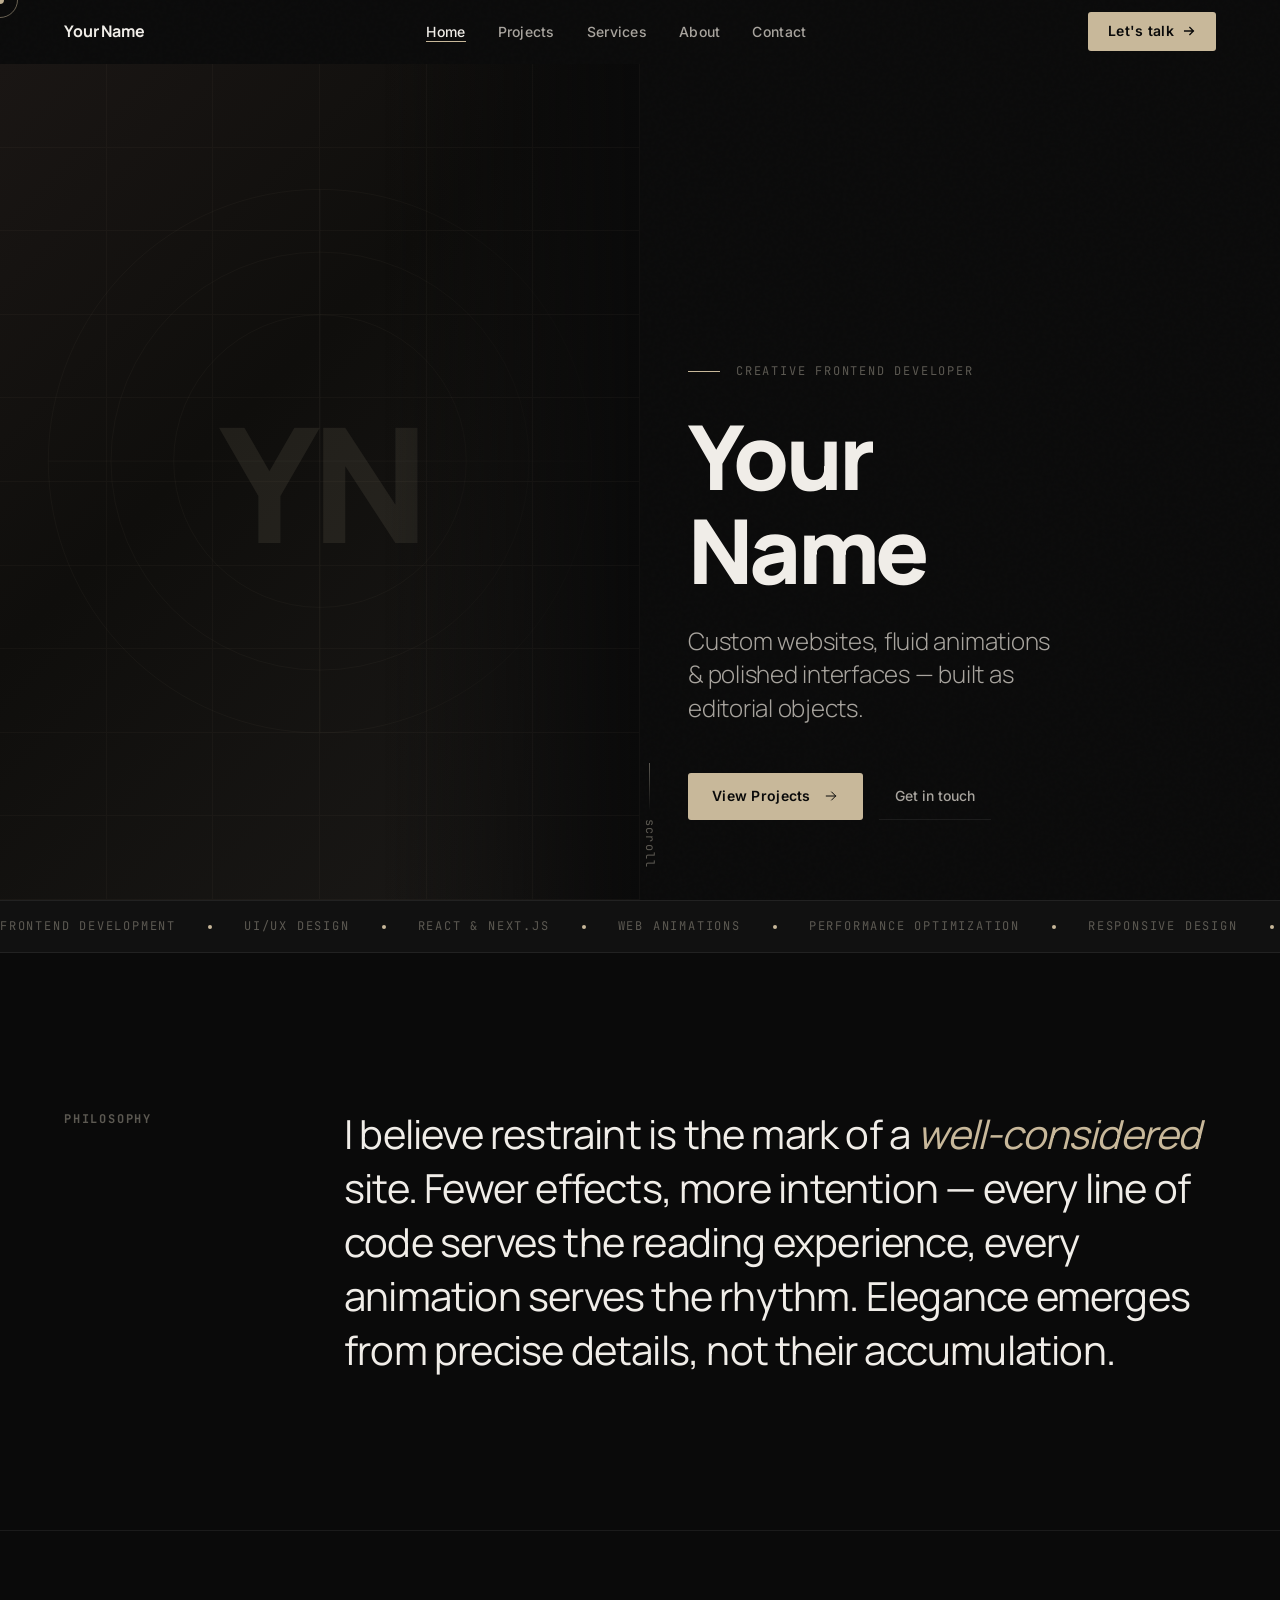
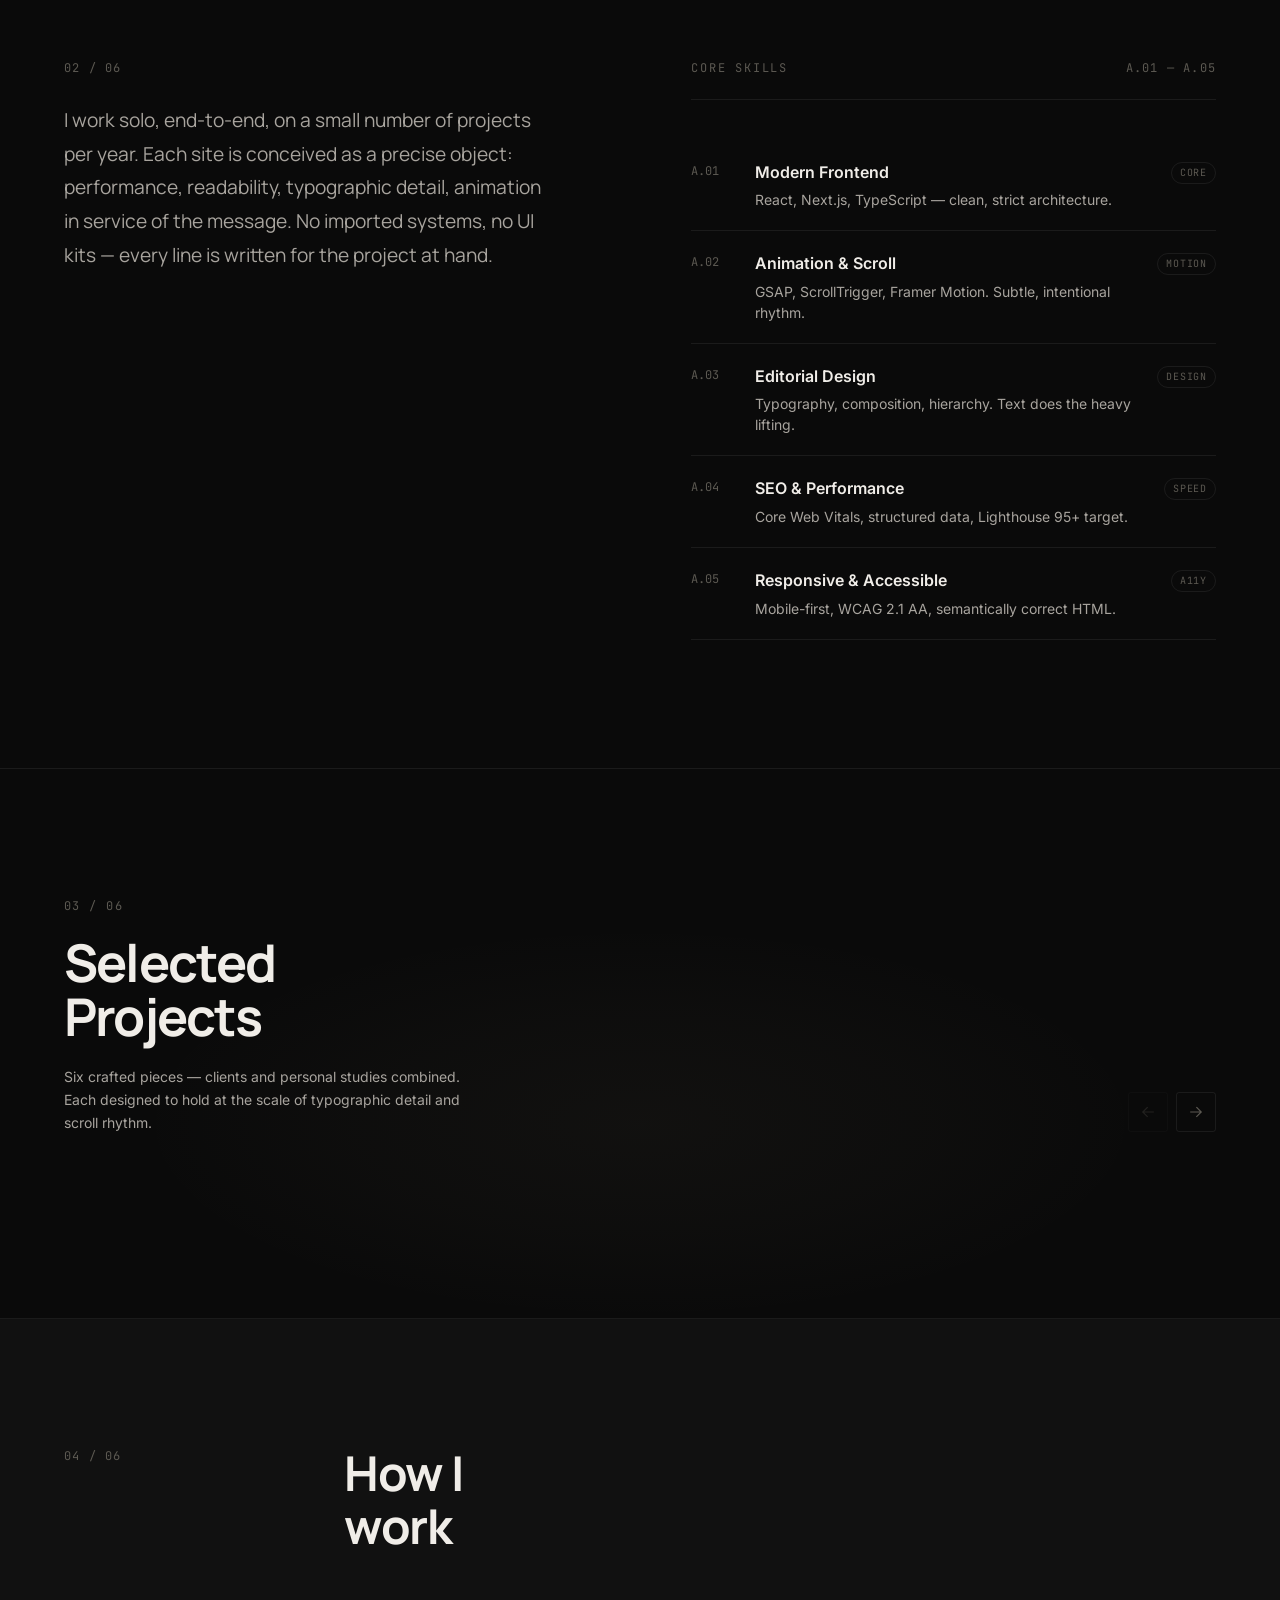
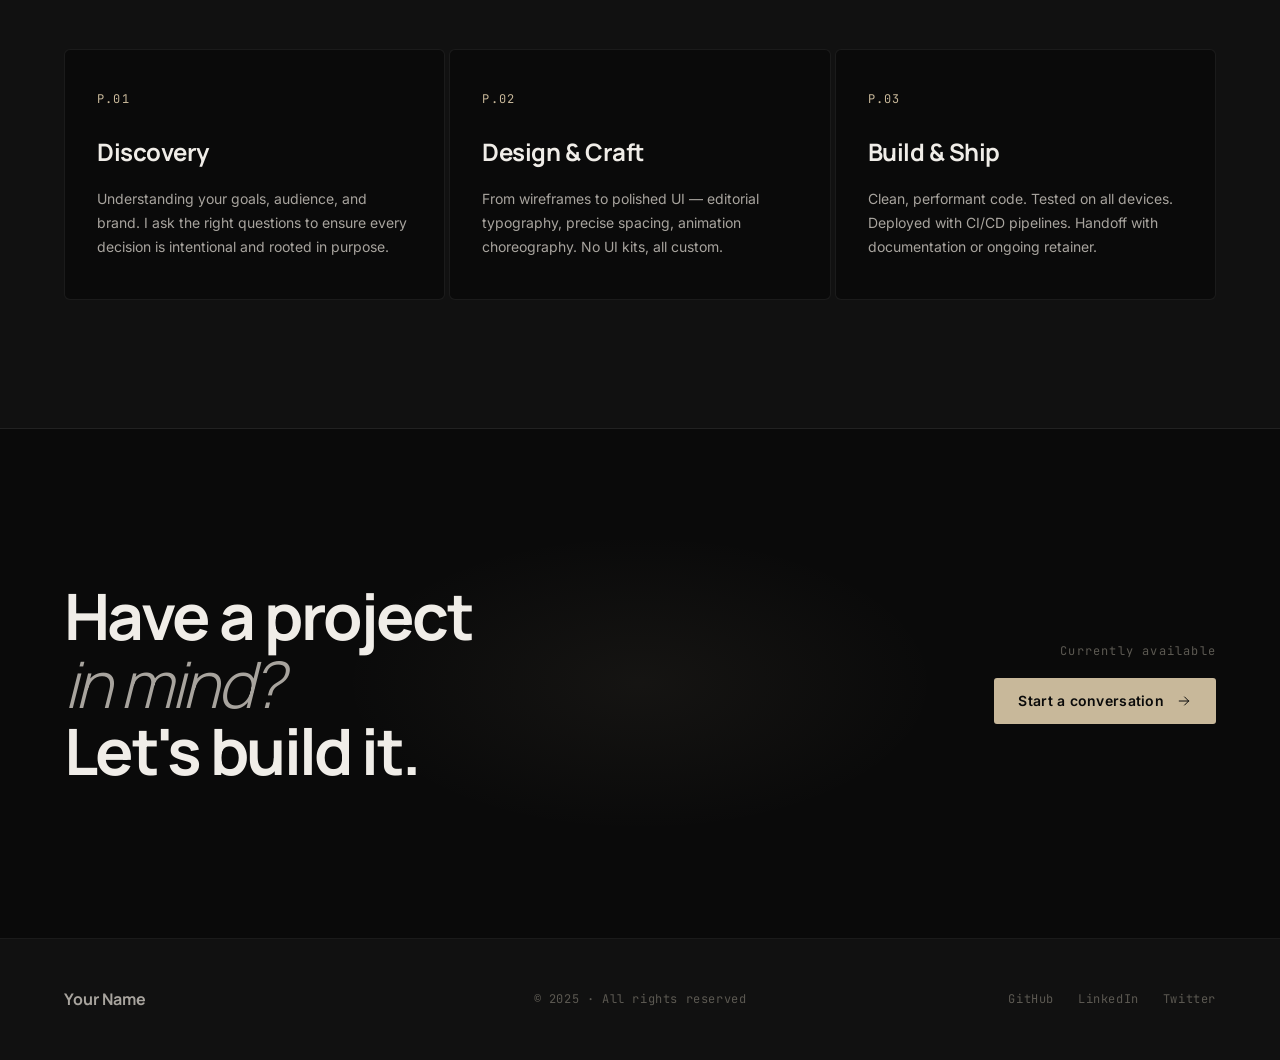
<file: index.html>
<!DOCTYPE html>
<html lang="en" class="no-js">
<head>
  <meta charset="utf-8" />
  <meta name="viewport" content="width=device-width, initial-scale=1" />
  <title>Your Name — Creative Frontend Developer</title>
  <meta name="description" content="Creative frontend developer crafting custom websites, smooth animations, and polished interfaces. Available for freelance projects worldwide." />
  <meta name="keywords" content="frontend developer, creative developer, React, Next.js, web animations, GSAP, UI/UX, freelance developer" />
  <meta name="author" content="Your Name" />
  <meta name="robots" content="index, follow" />
  <meta property="og:title" content="Your Name — Creative Frontend Developer" />
  <meta property="og:description" content="Custom websites, fluid animations and polished interfaces built as editorial objects." />
  <meta property="og:type" content="website" />
  <meta property="og:url" content="https://yourportfolio.com" />
  <meta name="twitter:card" content="summary_large_image" />
  <link rel="canonical" href="https://yourportfolio.com" />
  <link rel="stylesheet" href="style.css" />
  <script>document.documentElement.classList.remove('no-js'); document.documentElement.classList.add('js');</script>
</head>
<body>

  <!-- Custom Cursor -->
  <div class="cursor" id="cursor" aria-hidden="true"></div>
  <div class="cursor-ring" id="cursorRing" aria-hidden="true"></div>

  <!-- Page Loader -->
  <div class="page-loader" id="pageLoader" aria-hidden="true">
    <div class="loader-inner">
      <span class="loader-name">YN Portfolio</span>
      <div class="loader-bar"></div>
    </div>
  </div>

  <!-- Skip Link -->
  <a href="#main" class="skip-link">Skip to main content</a>

  <!-- Header -->
  <header class="header" id="header" role="banner">
    <div class="header-inner">
      <a href="index.html" class="header-logo" aria-label="Your Name — Home">Your Name</a>
      <nav class="header-nav" aria-label="Primary navigation">
        <ol class="nav-list" role="list">
          <li><a href="index.html" class="nav-link" aria-current="page">Home</a></li>
          <li><a href="projects.html" class="nav-link">Projects</a></li>
          <li><a href="services.html" class="nav-link">Services</a></li>
          <li><a href="about.html" class="nav-link">About</a></li>
          <li><a href="contact.html" class="nav-link">Contact</a></li>
        </ol>
      </nav>
      <a href="contact.html" class="nav-cta">
        Let's talk
        <svg viewBox="0 0 16 16" width="14" height="14" fill="none" aria-hidden="true">
          <path d="M3 8h10M9 4l4 4-4 4" stroke="currentColor" stroke-width="1.5" stroke-linecap="square"/>
        </svg>
      </a>
      <button class="burger" id="burger" aria-label="Open menu" aria-expanded="false" aria-controls="mobileNav">
        <span class="burger-line"></span>
        <span class="burger-line"></span>
        <span class="burger-line"></span>
      </button>
    </div>
  </header>

  <!-- Mobile Nav -->
  <nav class="mobile-nav" id="mobileNav" aria-label="Mobile navigation" aria-hidden="true">
    <ol class="mobile-nav-list" role="list">
      <li><a href="index.html" class="mobile-nav-link" aria-current="page">Home</a></li>
      <li><a href="projects.html" class="mobile-nav-link">Projects</a></li>
      <li><a href="services.html" class="mobile-nav-link">Services</a></li>
      <li><a href="about.html" class="mobile-nav-link">About</a></li>
      <li><a href="contact.html" class="mobile-nav-link">Contact</a></li>
    </ol>
    <p class="mobile-nav-footer">your@email.com</p>
  </nav>

  <!-- Main Content -->
  <main id="main">

    <!-- ---- HERO ---- -->
    <section class="hero" aria-labelledby="hero-title">

      <!-- Portrait / Visual -->
      <div class="hero-portrait" aria-hidden="true">
        <div class="hero-portrait-overlay"></div>
        <!-- Animated tile grid overlay -->
        <div class="hero-tiles" id="heroTiles" style="--tile-cols:6;--tile-rows:10; display:grid; grid-template-columns:repeat(6,1fr); grid-template-rows:repeat(10,1fr);"></div>
        <!-- Gradient background as portrait placeholder -->
        <div style="position:absolute;inset:0;background:linear-gradient(135deg,#1a1614 0%,#0f0e0c 40%,#1c1a18 100%);"></div>
        <!-- Decorative abstract shape -->
        <svg style="position:absolute;inset:0;width:100%;height:100%;opacity:0.08;" viewBox="0 0 600 800" fill="none" xmlns="http://www.w3.org/2000/svg" aria-hidden="true">
          <circle cx="300" cy="380" r="260" stroke="#c8b89a" stroke-width="0.5"/>
          <circle cx="300" cy="380" r="200" stroke="#c8b89a" stroke-width="0.5"/>
          <circle cx="300" cy="380" r="140" stroke="#c8b89a" stroke-width="0.5"/>
          <line x1="40" y1="380" x2="560" y2="380" stroke="#c8b89a" stroke-width="0.5"/>
          <line x1="300" y1="120" x2="300" y2="640" stroke="#c8b89a" stroke-width="0.5"/>
        </svg>
        <!-- YN monogram -->
        <div style="position:absolute;inset:0;display:flex;align-items:center;justify-content:center;">
          <span style="font-family:'Manrope',sans-serif;font-size:clamp(4rem,14vw,10rem);font-weight:800;color:rgba(200,184,154,0.1);letter-spacing:-0.05em;user-select:none;">YN</span>
        </div>
      </div>

      <!-- Content -->
      <div class="hero-content">
        <div class="hero-eyebrow">
          <span class="hero-eyebrow-line"></span>
          <span class="label">Creative Frontend Developer</span>
        </div>
        <h1 id="hero-title" class="hero-title">
          <span class="hero-title-word">Your</span>
          <br />
          <span class="hero-title-word">Name</span>
        </h1>
        <p class="hero-subtitle">
          Custom websites, fluid animations &amp; polished interfaces — built as editorial objects.
        </p>
        <div class="hero-ctas">
          <a href="projects.html" class="cta-primary" id="hero-cta-projects">
            <span>View Projects</span>
            <svg viewBox="0 0 24 24" width="16" height="16" fill="none" aria-hidden="true">
              <path d="M5 12h14M13 6l6 6-6 6" stroke="currentColor" stroke-width="1.5" stroke-linecap="square"/>
            </svg>
          </a>
          <a href="contact.html" class="cta-secondary" id="hero-cta-contact">Get in touch</a>
        </div>
      </div>

      <!-- Scroll indicator -->
      <div class="hero-divider" aria-hidden="true">
        <div class="hero-scroll-line"></div>
        <span class="hero-scroll-label">scroll</span>
      </div>
    </section>

    <!-- ---- MARQUEE ---- -->
    <div class="marquee-section" aria-hidden="true">
      <div class="marquee-track">
        <div class="marquee-item">Frontend Development <span class="marquee-dot"></span></div>
        <div class="marquee-item">UI/UX Design <span class="marquee-dot"></span></div>
        <div class="marquee-item">React &amp; Next.js <span class="marquee-dot"></span></div>
        <div class="marquee-item">Web Animations <span class="marquee-dot"></span></div>
        <div class="marquee-item">Performance Optimization <span class="marquee-dot"></span></div>
        <div class="marquee-item">Responsive Design <span class="marquee-dot"></span></div>
        <div class="marquee-item">TypeScript <span class="marquee-dot"></span></div>
        <div class="marquee-item">GSAP &amp; Motion <span class="marquee-dot"></span></div>
        <!-- Duplicate for seamless loop -->
        <div class="marquee-item">Frontend Development <span class="marquee-dot"></span></div>
        <div class="marquee-item">UI/UX Design <span class="marquee-dot"></span></div>
        <div class="marquee-item">React &amp; Next.js <span class="marquee-dot"></span></div>
        <div class="marquee-item">Web Animations <span class="marquee-dot"></span></div>
        <div class="marquee-item">Performance Optimization <span class="marquee-dot"></span></div>
        <div class="marquee-item">Responsive Design <span class="marquee-dot"></span></div>
        <div class="marquee-item">TypeScript <span class="marquee-dot"></span></div>
        <div class="marquee-item">GSAP &amp; Motion <span class="marquee-dot"></span></div>
      </div>
    </div>

    <!-- ---- PHILOSOPHY ---- -->
    <section class="philosophy" aria-labelledby="philosophy-title">
      <div class="philosophy-inner">
        <h2 class="label philosophy-label" id="philosophy-title" data-reveal="true">Philosophy</h2>
        <p class="philosophy-text" data-reveal="true">
          I believe restraint is the mark of a <em>well-considered</em> site. Fewer effects, more intention — every line of code serves the reading experience, every animation serves the rhythm. Elegance emerges from precise details, not their accumulation.
        </p>
      </div>
    </section>

    <!-- ---- APPROACH / SKILLS ---- -->
    <section class="approach" aria-label="Approach and skills">
      <div class="approach-inner">
        <div class="approach-left">
          <p class="section-index" data-reveal="true">02 / 06</p>
          <br />
          <p class="approach-lead" data-reveal="true">
            I work solo, end-to-end, on a small number of projects per year. Each site is conceived as a precise object: performance, readability, typographic detail, animation in service of the message. No imported systems, no UI kits — every line is written for the project at hand.
          </p>
        </div>
        <div class="approach-right">
          <div class="approach-header">
            <span class="label">Core Skills</span>
            <span class="section-index">A.01 — A.05</span>
          </div>
          <ul class="skills-list" role="list">
            <li class="skill-item" data-skill>
              <span class="skill-index">A.01</span>
              <div>
                <div class="skill-label">Modern Frontend</div>
                <div class="skill-detail">React, Next.js, TypeScript — clean, strict architecture.</div>
              </div>
              <span class="skill-badge">Core</span>
            </li>
            <li class="skill-item" data-skill>
              <span class="skill-index">A.02</span>
              <div>
                <div class="skill-label">Animation &amp; Scroll</div>
                <div class="skill-detail">GSAP, ScrollTrigger, Framer Motion. Subtle, intentional rhythm.</div>
              </div>
              <span class="skill-badge">Motion</span>
            </li>
            <li class="skill-item" data-skill>
              <span class="skill-index">A.03</span>
              <div>
                <div class="skill-label">Editorial Design</div>
                <div class="skill-detail">Typography, composition, hierarchy. Text does the heavy lifting.</div>
              </div>
              <span class="skill-badge">Design</span>
            </li>
            <li class="skill-item" data-skill>
              <span class="skill-index">A.04</span>
              <div>
                <div class="skill-label">SEO &amp; Performance</div>
                <div class="skill-detail">Core Web Vitals, structured data, Lighthouse 95+ target.</div>
              </div>
              <span class="skill-badge">Speed</span>
            </li>
            <li class="skill-item" data-skill>
              <span class="skill-index">A.05</span>
              <div>
                <div class="skill-label">Responsive &amp; Accessible</div>
                <div class="skill-detail">Mobile-first, WCAG 2.1 AA, semantically correct HTML.</div>
              </div>
              <span class="skill-badge">A11y</span>
            </li>
          </ul>
        </div>
      </div>
    </section>

    <!-- ---- SELECTED PROJECTS ---- -->
    <section class="projects" aria-labelledby="projects-title">
      <div class="projects-header">
        <div class="projects-header-left">
          <p class="projects-index" data-reveal="true">03 / 06</p>
          <h2 id="projects-title" class="projects-title" data-reveal="true">Selected<br />Projects</h2>
          <p class="projects-note" data-reveal="true">
            Six crafted pieces — clients and personal studies combined. Each designed to hold at the scale of typographic detail and scroll rhythm.
          </p>
        </div>
        <div class="projects-controls" data-reveal="true">
          <button class="proj-arrow" id="projPrev" aria-label="Previous project" type="button">
            <svg viewBox="0 0 24 24" width="18" height="18" fill="none" aria-hidden="true">
              <path d="M19 12H5M11 6l-6 6 6 6" stroke="currentColor" stroke-width="1.5" stroke-linecap="square"/>
            </svg>
          </button>
          <button class="proj-arrow" id="projNext" aria-label="Next project" type="button">
            <svg viewBox="0 0 24 24" width="18" height="18" fill="none" aria-hidden="true">
              <path d="M5 12h14M13 6l6 6-6 6" stroke="currentColor" stroke-width="1.5" stroke-linecap="square"/>
            </svg>
          </button>
        </div>
      </div>

      <div class="projects-track-wrap" id="projectsTrackWrap">
        <ol class="projects-track" id="projectsTrack" aria-label="Selected projects list" role="list">

          <li class="project-slide">
            <a href="projects.html" class="project-card" draggable="false" id="proj-1">
              <div class="project-visual">
                <img src="img/project-ecommerce.png" alt="ShopCraft E-Commerce Platform preview" loading="lazy" />
                <span class="project-visual-glow" aria-hidden="true"></span>
                <!-- Overlay: index + tags on top of image -->
                <div class="project-visual-overlay" aria-hidden="true">
                  <span class="project-card-index">01</span>
                  <ul class="project-tags" role="list">
                    <li class="project-tag">Client</li>
                    <li class="project-tag">E-Commerce</li>
                  </ul>
                </div>
              </div>
              <div class="project-card-body">
                <h3 class="project-card-title">ShopCraft</h3>
                <dl class="project-meta">
                  <div class="project-meta-row"><dt>Type</dt><dd>Custom Platform</dd></div>
                  <div class="project-meta-row"><dt>Stack</dt><dd>Next.js · Stripe · GSAP</dd></div>
                  <div class="project-meta-row"><dt>Year</dt><dd>/ 2025</dd></div>
                </dl>
              </div>
            </a>
          </li>

          <li class="project-slide">
            <a href="projects.html" class="project-card" draggable="false" id="proj-2">
              <div class="project-visual">
                <img src="img/project-saas.png" alt="Analytiq SaaS Dashboard preview" loading="lazy" />
                <span class="project-visual-glow" aria-hidden="true"></span>
                <div class="project-visual-overlay" aria-hidden="true">
                  <span class="project-card-index">02</span>
                  <ul class="project-tags" role="list">
                    <li class="project-tag">Study</li>
                    <li class="project-tag">SaaS</li>
                  </ul>
                </div>
              </div>
              <div class="project-card-body">
                <h3 class="project-card-title">Analytiq</h3>
                <dl class="project-meta">
                  <div class="project-meta-row"><dt>Type</dt><dd>Editorial Concept</dd></div>
                  <div class="project-meta-row"><dt>Stack</dt><dd>React · TypeScript · D3</dd></div>
                  <div class="project-meta-row"><dt>Year</dt><dd>/ 2025</dd></div>
                </dl>
              </div>
            </a>
          </li>

          <li class="project-slide">
            <a href="projects.html" class="project-card" draggable="false" id="proj-3">
              <div class="project-visual">
                <img src="img/project-portfolio.png" alt="Aether Studio portfolio preview" loading="lazy" />
                <span class="project-visual-glow" aria-hidden="true"></span>
                <div class="project-visual-overlay" aria-hidden="true">
                  <span class="project-card-index">03</span>
                  <ul class="project-tags" role="list">
                    <li class="project-tag">Studio</li>
                    <li class="project-tag">Creative</li>
                  </ul>
                </div>
              </div>
              <div class="project-card-body">
                <h3 class="project-card-title">Aether Studio</h3>
                <dl class="project-meta">
                  <div class="project-meta-row"><dt>Type</dt><dd>Frontend Direction</dd></div>
                  <div class="project-meta-row"><dt>Stack</dt><dd>Next.js · GSAP · Lenis</dd></div>
                  <div class="project-meta-row"><dt>Year</dt><dd>/ 2025</dd></div>
                </dl>
              </div>
            </a>
          </li>

          <li class="project-slide">
            <a href="projects.html" class="project-card" draggable="false" id="proj-4">
              <div class="project-visual">
                <img src="img/project-mobile.png" alt="PulseTrack mobile app preview" loading="lazy" />
                <span class="project-visual-glow" aria-hidden="true"></span>
                <div class="project-visual-overlay" aria-hidden="true">
                  <span class="project-card-index">04</span>
                  <ul class="project-tags" role="list">
                    <li class="project-tag">Lab</li>
                    <li class="project-tag">R&amp;D</li>
                  </ul>
                </div>
              </div>
              <div class="project-card-body">
                <h3 class="project-card-title">PulseTrack</h3>
                <dl class="project-meta">
                  <div class="project-meta-row"><dt>Type</dt><dd>Animation Exploration</dd></div>
                  <div class="project-meta-row"><dt>Stack</dt><dd>React · Framer Motion</dd></div>
                  <div class="project-meta-row"><dt>Year</dt><dd>/ 2024</dd></div>
                </dl>
              </div>
            </a>
          </li>

          <li class="project-slide">
            <a href="projects.html" class="project-card" draggable="false" id="proj-5">
              <div class="project-visual">
                <img src="img/project-landing.png" alt="NovaCrypt landing page preview" loading="lazy" />
                <span class="project-visual-glow" aria-hidden="true"></span>
                <div class="project-visual-overlay" aria-hidden="true">
                  <span class="project-card-index">05</span>
                  <ul class="project-tags" role="list">
                    <li class="project-tag">Client</li>
                    <li class="project-tag">Startup</li>
                  </ul>
                </div>
              </div>
              <div class="project-card-body">
                <h3 class="project-card-title">NovaCrypt</h3>
                <dl class="project-meta">
                  <div class="project-meta-row"><dt>Type</dt><dd>Custom Website</dd></div>
                  <div class="project-meta-row"><dt>Stack</dt><dd>Next.js · GSAP · Three.js</dd></div>
                  <div class="project-meta-row"><dt>Year</dt><dd>/ 2024</dd></div>
                </dl>
              </div>
            </a>
          </li>

          <li class="project-slide">
            <a href="projects.html" class="project-card" draggable="false" id="proj-6">
              <div class="project-visual">
                <img src="img/project-restaurant.png" alt="Maison Élite restaurant website preview" loading="lazy" />
                <span class="project-visual-glow" aria-hidden="true"></span>
                <div class="project-visual-overlay" aria-hidden="true">
                  <span class="project-card-index">06</span>
                  <ul class="project-tags" role="list">
                    <li class="project-tag">Client</li>
                    <li class="project-tag">Hospitality</li>
                  </ul>
                </div>
              </div>
              <div class="project-card-body">
                <h3 class="project-card-title">Maison Élite</h3>
                <dl class="project-meta">
                  <div class="project-meta-row"><dt>Type</dt><dd>Custom Website</dd></div>
                  <div class="project-meta-row"><dt>Stack</dt><dd>WordPress · GSAP</dd></div>
                  <div class="project-meta-row"><dt>Year</dt><dd>/ 2024</dd></div>
                </dl>
              </div>
            </a>
          </li>

        </ol>
      </div>
    </section>

    <!-- ---- PROCESS ---- -->
    <section class="process" aria-labelledby="process-title">
      <div class="process-inner">
        <div class="process-header">
          <p class="section-index" data-reveal="true">04 / 06</p>
          <h2 id="process-title" class="process-title" data-reveal="true">How I<br />work</h2>
        </div>
        <div class="process-steps">
          <div class="process-step" data-reveal="true">
            <p class="process-step-num">P.01</p>
            <h3 class="process-step-title">Discovery</h3>
            <p class="process-step-text">Understanding your goals, audience, and brand. I ask the right questions to ensure every decision is intentional and rooted in purpose.</p>
          </div>
          <div class="process-step" data-reveal="true" style="transition-delay:0.15s">
            <p class="process-step-num">P.02</p>
            <h3 class="process-step-title">Design &amp; Craft</h3>
            <p class="process-step-text">From wireframes to polished UI — editorial typography, precise spacing, animation choreography. No UI kits, all custom.</p>
          </div>
          <div class="process-step" data-reveal="true" style="transition-delay:0.3s">
            <p class="process-step-num">P.03</p>
            <h3 class="process-step-title">Build &amp; Ship</h3>
            <p class="process-step-text">Clean, performant code. Tested on all devices. Deployed with CI/CD pipelines. Handoff with documentation or ongoing retainer.</p>
          </div>
        </div>
      </div>
    </section>

    <!-- ---- CTA ---- -->
    <section class="cta-section" aria-labelledby="cta-title">
      <div class="cta-inner">
        <h2 id="cta-title" class="cta-text" data-reveal="true">
          Have a project<br /><em>in mind?</em><br />Let's build it.
        </h2>
        <div class="cta-actions">
          <span class="cta-label">Currently available</span>
          <a href="contact.html" class="cta-primary" id="cta-contact-btn">
            <span>Start a conversation</span>
            <svg viewBox="0 0 24 24" width="16" height="16" fill="none" aria-hidden="true">
              <path d="M5 12h14M13 6l6 6-6 6" stroke="currentColor" stroke-width="1.5" stroke-linecap="square"/>
            </svg>
          </a>
        </div>
      </div>
    </section>

  </main>

  <!-- Footer -->
  <footer class="footer" role="contentinfo">
    <div class="footer-inner">
      <a href="index.html" class="footer-logo">Your Name</a>
      <div class="footer-center">
        <p class="footer-copy">© 2025 · All rights reserved</p>
      </div>
      <nav class="footer-socials" aria-label="Social links">
        <a href="#" class="footer-social" target="_blank" rel="noopener">GitHub</a>
        <a href="#" class="footer-social" target="_blank" rel="noopener">LinkedIn</a>
        <a href="#" class="footer-social" target="_blank" rel="noopener">Twitter</a>
      </nav>
    </div>
  </footer>

  <script src="main.js"></script>
</body>
</html>
</file>
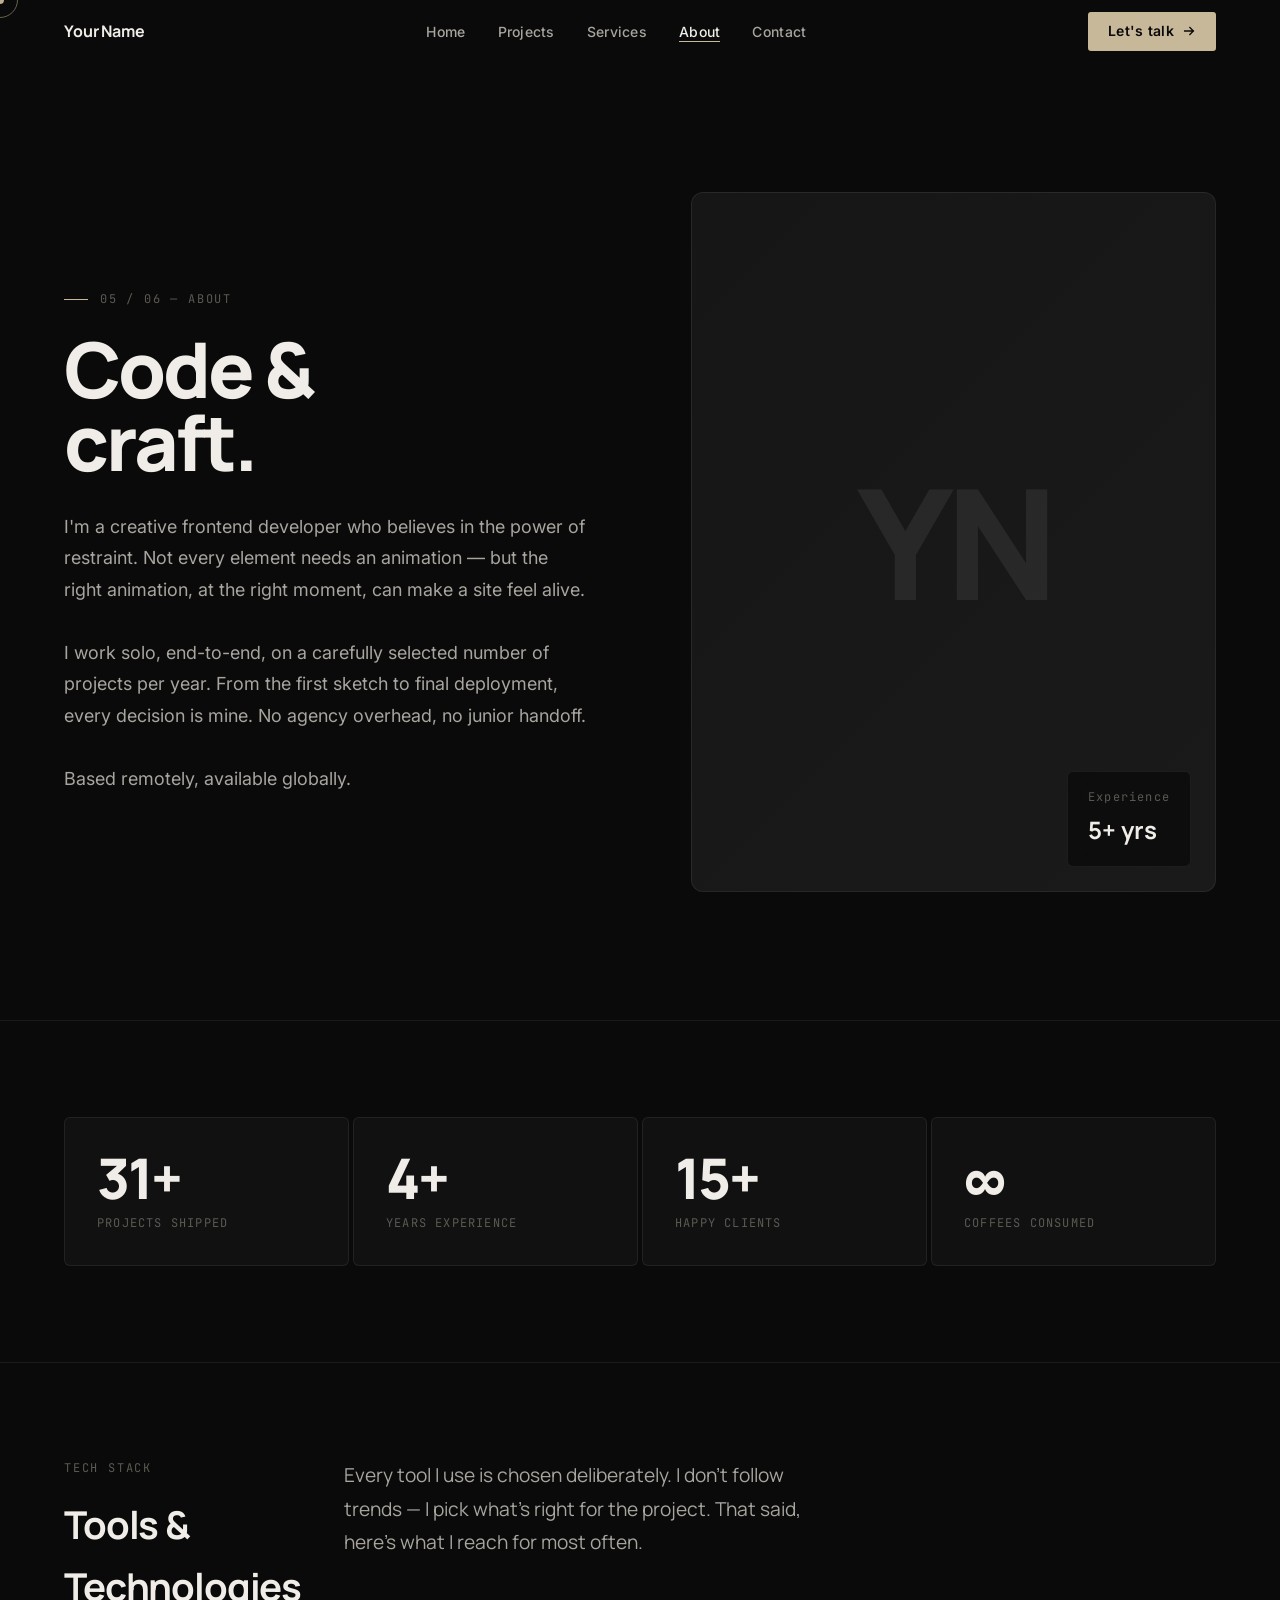
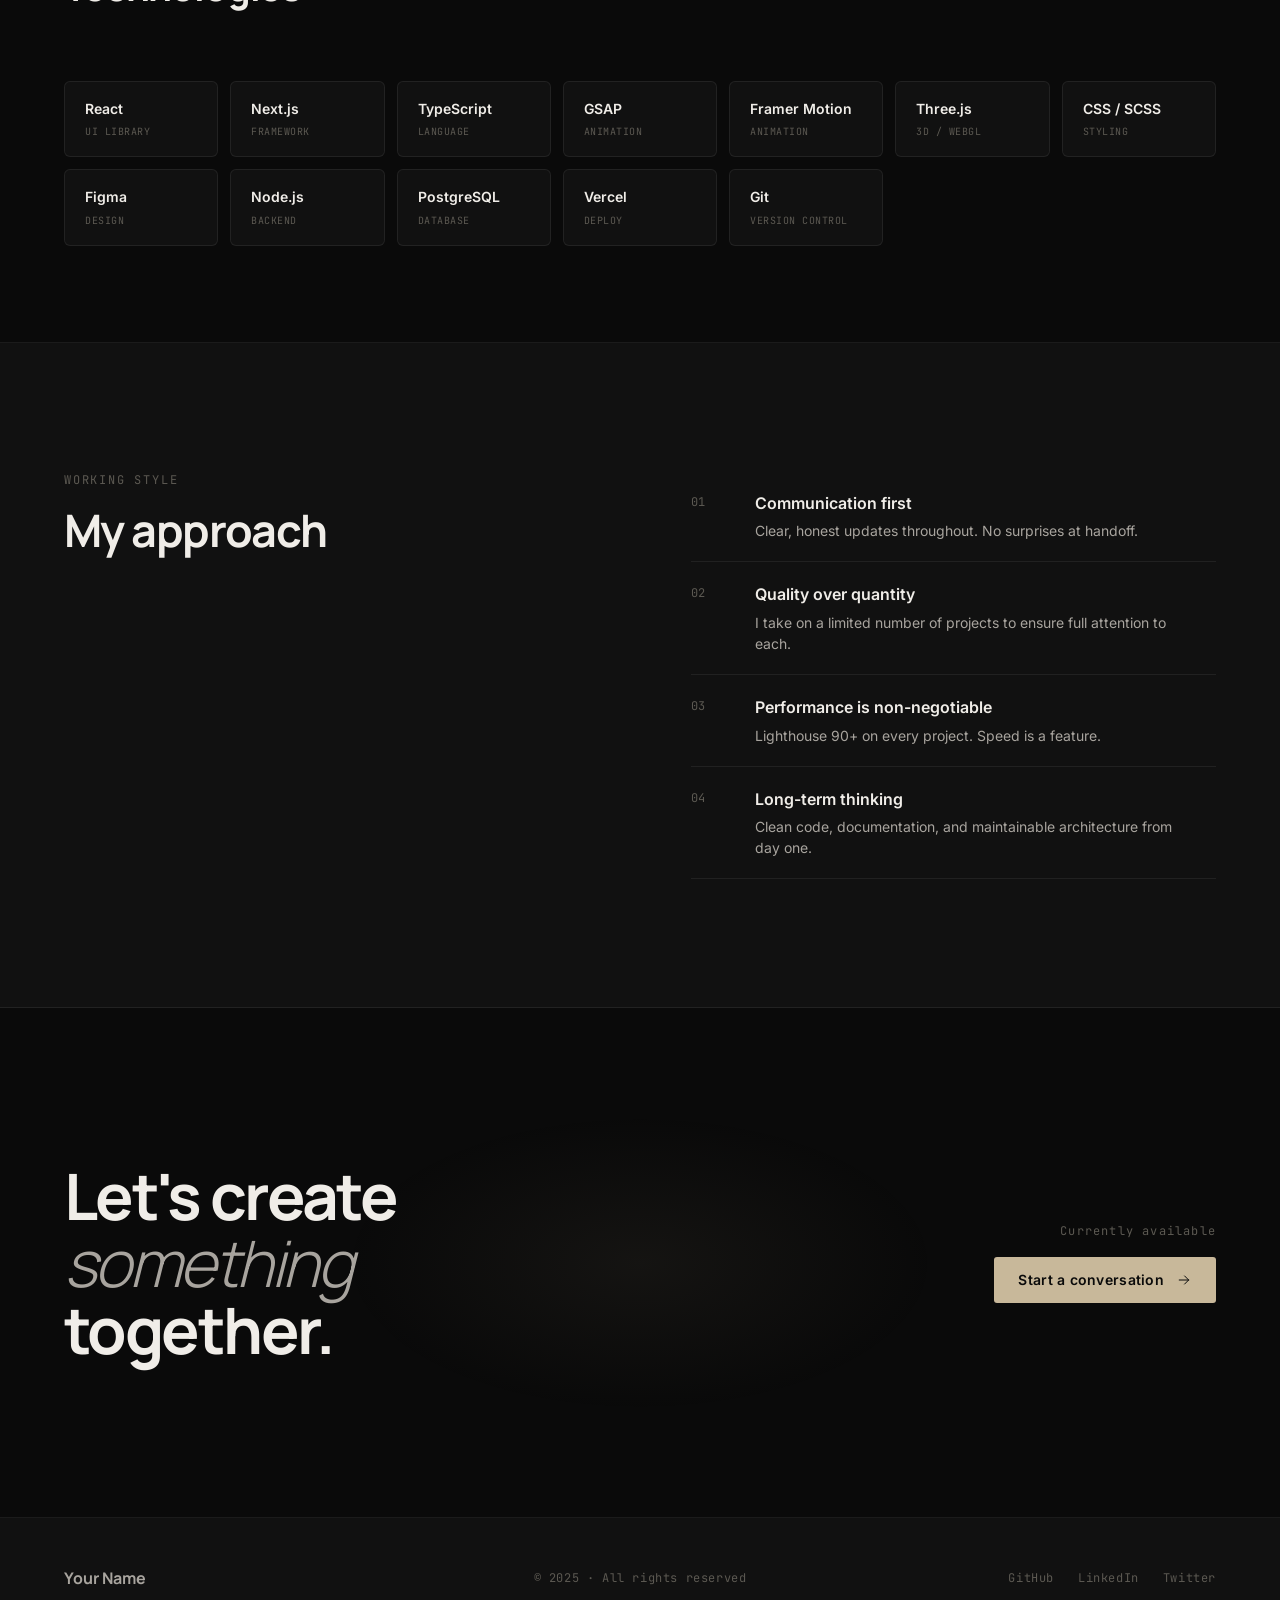
<file: about.html>
<!DOCTYPE html>
<html lang="en" class="no-js">
<head>
  <meta charset="utf-8" />
  <meta name="viewport" content="width=device-width, initial-scale=1" />
  <title>About — Your Name</title>
  <meta name="description" content="Creative frontend developer with a passion for typographic precision, fluid animations, and editorial web experiences." />
  <meta name="author" content="Your Name" />
  <meta name="robots" content="index, follow" />
  <link rel="canonical" href="https://yourportfolio.com/about" />
  <link rel="stylesheet" href="style.css" />
  <script>document.documentElement.classList.remove('no-js'); document.documentElement.classList.add('js');</script>
</head>
<body>

  <div class="cursor" id="cursor" aria-hidden="true"></div>
  <div class="cursor-ring" id="cursorRing" aria-hidden="true"></div>

  <div class="page-loader" id="pageLoader" aria-hidden="true">
    <div class="loader-inner">
      <span class="loader-name">About</span>
      <div class="loader-bar"></div>
    </div>
  </div>

  <a href="#main" class="skip-link">Skip to main content</a>

  <header class="header" id="header" role="banner">
    <div class="header-inner">
      <a href="index.html" class="header-logo">Your Name</a>
      <nav class="header-nav" aria-label="Primary navigation">
        <ol class="nav-list" role="list">
          <li><a href="index.html" class="nav-link">Home</a></li>
          <li><a href="projects.html" class="nav-link">Projects</a></li>
          <li><a href="services.html" class="nav-link">Services</a></li>
          <li><a href="about.html" class="nav-link" aria-current="page">About</a></li>
          <li><a href="contact.html" class="nav-link">Contact</a></li>
        </ol>
      </nav>
      <a href="contact.html" class="nav-cta">
        Let's talk
        <svg viewBox="0 0 16 16" width="14" height="14" fill="none" aria-hidden="true"><path d="M3 8h10M9 4l4 4-4 4" stroke="currentColor" stroke-width="1.5" stroke-linecap="square"/></svg>
      </a>
      <button class="burger" id="burger" aria-label="Open menu" aria-expanded="false" aria-controls="mobileNav">
        <span class="burger-line"></span>
        <span class="burger-line"></span>
        <span class="burger-line"></span>
      </button>
    </div>
  </header>

  <nav class="mobile-nav" id="mobileNav" aria-label="Mobile navigation" aria-hidden="true">
    <ol class="mobile-nav-list" role="list">
      <li><a href="index.html" class="mobile-nav-link">Home</a></li>
      <li><a href="projects.html" class="mobile-nav-link">Projects</a></li>
      <li><a href="services.html" class="mobile-nav-link">Services</a></li>
      <li><a href="about.html" class="mobile-nav-link" aria-current="page">About</a></li>
      <li><a href="contact.html" class="mobile-nav-link">Contact</a></li>
    </ol>
    <p class="mobile-nav-footer">your@email.com</p>
  </nav>

  <main id="main" class="main">

    <!-- About Hero -->
    <section class="about-hero" aria-labelledby="about-title">
      <div class="about-hero-inner">
        <div class="about-hero-left">
          <div class="about-hero-eyebrow">
            <span class="page-hero-label-line" aria-hidden="true"></span>
            <span class="label">05 / 06 — About</span>
          </div>
          <h1 id="about-title" class="about-hero-title">Code &amp;<br />craft.</h1>
          <p class="about-hero-text">
            I'm a creative frontend developer who believes in the power of restraint. Not every element needs an animation — but the right animation, at the right moment, can make a site feel alive.<br /><br />
            I work solo, end-to-end, on a carefully selected number of projects per year. From the first sketch to final deployment, every decision is mine. No agency overhead, no junior handoff.<br /><br />
            Based remotely, available globally.
          </p>
        </div>
        <div class="about-hero-right">
          <div class="about-portrait-bg" role="img" aria-label="Portrait placeholder">
            <div class="about-portrait-decor">
              <p class="about-portrait-decor-label">Experience</p>
              <p class="about-portrait-decor-value">5+ yrs</p>
            </div>
          </div>
        </div>
      </div>
    </section>

    <!-- Stats -->
    <section class="about-stats" aria-label="Career statistics">
      <div class="about-stats-inner">
        <div class="stat-item" data-reveal="true">
          <p class="stat-value">40+</p>
          <p class="stat-label">Projects shipped</p>
        </div>
        <div class="stat-item" data-reveal="true" style="transition-delay:0.1s">
          <p class="stat-value">5+</p>
          <p class="stat-label">Years experience</p>
        </div>
        <div class="stat-item" data-reveal="true" style="transition-delay:0.2s">
          <p class="stat-value">20+</p>
          <p class="stat-label">Happy clients</p>
        </div>
        <div class="stat-item" data-reveal="true" style="transition-delay:0.3s">
          <p class="stat-value">∞</p>
          <p class="stat-label">Coffees consumed</p>
        </div>
      </div>
    </section>

    <!-- Skills / Stack -->
    <section class="about-skills" aria-labelledby="skills-title">
      <div class="about-skills-inner">
        <div class="about-skills-header">
          <div>
            <span class="label" style="margin-bottom:1rem;display:block;">Tech Stack</span>
            <h2 id="skills-title" class="about-skills-title" data-reveal="true">Tools &amp;<br />Technologies</h2>
          </div>
          <p class="approach-lead" data-reveal="true">
            Every tool I use is chosen deliberately. I don't follow trends — I pick what's right for the project. That said, here's what I reach for most often.
          </p>
        </div>
        <div class="tech-grid">
          <div class="tech-item" data-reveal="true"><p class="tech-name">React</p><p class="tech-category">UI Library</p></div>
          <div class="tech-item" data-reveal="true"><p class="tech-name">Next.js</p><p class="tech-category">Framework</p></div>
          <div class="tech-item" data-reveal="true"><p class="tech-name">TypeScript</p><p class="tech-category">Language</p></div>
          <div class="tech-item" data-reveal="true"><p class="tech-name">GSAP</p><p class="tech-category">Animation</p></div>
          <div class="tech-item" data-reveal="true"><p class="tech-name">Framer Motion</p><p class="tech-category">Animation</p></div>
          <div class="tech-item" data-reveal="true"><p class="tech-name">Three.js</p><p class="tech-category">3D / WebGL</p></div>
          <div class="tech-item" data-reveal="true"><p class="tech-name">CSS / SCSS</p><p class="tech-category">Styling</p></div>
          <div class="tech-item" data-reveal="true"><p class="tech-name">Figma</p><p class="tech-category">Design</p></div>
          <div class="tech-item" data-reveal="true"><p class="tech-name">Node.js</p><p class="tech-category">Backend</p></div>
          <div class="tech-item" data-reveal="true"><p class="tech-name">PostgreSQL</p><p class="tech-category">Database</p></div>
          <div class="tech-item" data-reveal="true"><p class="tech-name">Vercel</p><p class="tech-category">Deploy</p></div>
          <div class="tech-item" data-reveal="true"><p class="tech-name">Git</p><p class="tech-category">Version Control</p></div>
        </div>
      </div>
    </section>

    <!-- Approach -->
    <section class="approach" aria-labelledby="approach-title" style="background:var(--bg-2);">
      <div class="approach-inner">
        <div class="approach-left">
          <span class="label" style="display:block;margin-bottom:var(--space-4);">Working style</span>
          <h2 id="approach-title" class="projects-title" data-reveal="true" style="font-size:clamp(1.8rem,4vw,2.8rem);">My approach</h2>
        </div>
        <div class="approach-right">
          <ul class="skills-list" role="list">
            <li class="skill-item" data-skill>
              <span class="skill-index">01</span>
              <div>
                <div class="skill-label">Communication first</div>
                <div class="skill-detail">Clear, honest updates throughout. No surprises at handoff.</div>
              </div>
            </li>
            <li class="skill-item" data-skill>
              <span class="skill-index">02</span>
              <div>
                <div class="skill-label">Quality over quantity</div>
                <div class="skill-detail">I take on a limited number of projects to ensure full attention to each.</div>
              </div>
            </li>
            <li class="skill-item" data-skill>
              <span class="skill-index">03</span>
              <div>
                <div class="skill-label">Performance is non-negotiable</div>
                <div class="skill-detail">Lighthouse 90+ on every project. Speed is a feature.</div>
              </div>
            </li>
            <li class="skill-item" data-skill>
              <span class="skill-index">04</span>
              <div>
                <div class="skill-label">Long-term thinking</div>
                <div class="skill-detail">Clean code, documentation, and maintainable architecture from day one.</div>
              </div>
            </li>
          </ul>
        </div>
      </div>
    </section>

    <!-- CTA -->
    <section class="cta-section" aria-labelledby="cta-title-a">
      <div class="cta-inner">
        <h2 id="cta-title-a" class="cta-text" data-reveal="true">
          Let's create<br /><em>something</em><br />together.
        </h2>
        <div class="cta-actions">
          <span class="cta-label">Currently available</span>
          <a href="contact.html" class="cta-primary">
            <span>Start a conversation</span>
            <svg viewBox="0 0 24 24" width="16" height="16" fill="none" aria-hidden="true">
              <path d="M5 12h14M13 6l6 6-6 6" stroke="currentColor" stroke-width="1.5" stroke-linecap="square"/>
            </svg>
          </a>
        </div>
      </div>
    </section>

  </main>

  <footer class="footer" role="contentinfo">
    <div class="footer-inner">
      <a href="index.html" class="footer-logo">Your Name</a>
      <div class="footer-center"><p class="footer-copy">© 2025 · All rights reserved</p></div>
      <nav class="footer-socials" aria-label="Social links">
        <a href="#" class="footer-social" target="_blank" rel="noopener">GitHub</a>
        <a href="#" class="footer-social" target="_blank" rel="noopener">LinkedIn</a>
        <a href="#" class="footer-social" target="_blank" rel="noopener">Twitter</a>
      </nav>
    </div>
  </footer>

  <script src="main.js"></script>
</body>
</html>
</file>
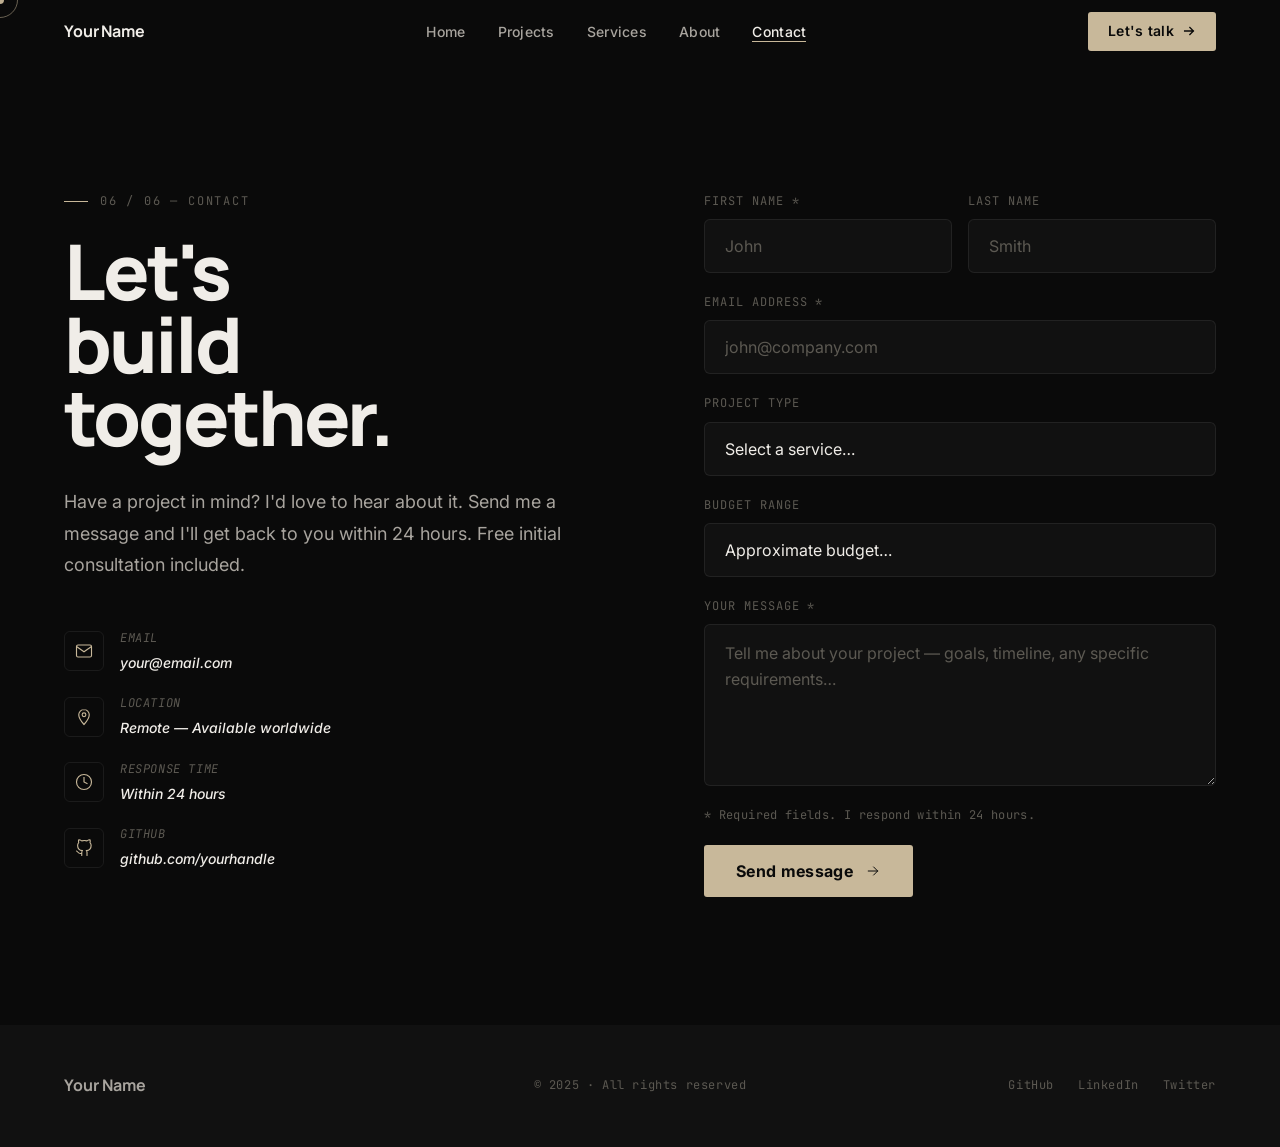
<file: contact.html>
<!DOCTYPE html>
<html lang="en" class="no-js">
<head>
  <meta charset="utf-8" />
  <meta name="viewport" content="width=device-width, initial-scale=1" />
  <title>Contact — Your Name</title>
  <meta name="description" content="Start a conversation about your next project. Available for freelance frontend development work worldwide." />
  <meta name="author" content="Your Name" />
  <meta name="robots" content="index, follow" />
  <link rel="canonical" href="https://yourportfolio.com/contact" />
  <link rel="stylesheet" href="style.css" />
  <script>document.documentElement.classList.remove('no-js'); document.documentElement.classList.add('js');</script>
</head>
<body>

  <div class="cursor" id="cursor" aria-hidden="true"></div>
  <div class="cursor-ring" id="cursorRing" aria-hidden="true"></div>

  <div class="page-loader" id="pageLoader" aria-hidden="true">
    <div class="loader-inner">
      <span class="loader-name">Contact</span>
      <div class="loader-bar"></div>
    </div>
  </div>

  <a href="#main" class="skip-link">Skip to main content</a>

  <header class="header" id="header" role="banner">
    <div class="header-inner">
      <a href="index.html" class="header-logo">Your Name</a>
      <nav class="header-nav" aria-label="Primary navigation">
        <ol class="nav-list" role="list">
          <li><a href="index.html" class="nav-link">Home</a></li>
          <li><a href="projects.html" class="nav-link">Projects</a></li>
          <li><a href="services.html" class="nav-link">Services</a></li>
          <li><a href="about.html" class="nav-link">About</a></li>
          <li><a href="contact.html" class="nav-link" aria-current="page">Contact</a></li>
        </ol>
      </nav>
      <a href="contact.html" class="nav-cta" aria-current="page">
        Let's talk
        <svg viewBox="0 0 16 16" width="14" height="14" fill="none" aria-hidden="true"><path d="M3 8h10M9 4l4 4-4 4" stroke="currentColor" stroke-width="1.5" stroke-linecap="square"/></svg>
      </a>
      <button class="burger" id="burger" aria-label="Open menu" aria-expanded="false" aria-controls="mobileNav">
        <span class="burger-line"></span>
        <span class="burger-line"></span>
        <span class="burger-line"></span>
      </button>
    </div>
  </header>

  <nav class="mobile-nav" id="mobileNav" aria-label="Mobile navigation" aria-hidden="true">
    <ol class="mobile-nav-list" role="list">
      <li><a href="index.html" class="mobile-nav-link">Home</a></li>
      <li><a href="projects.html" class="mobile-nav-link">Projects</a></li>
      <li><a href="services.html" class="mobile-nav-link">Services</a></li>
      <li><a href="about.html" class="mobile-nav-link">About</a></li>
      <li><a href="contact.html" class="mobile-nav-link" aria-current="page">Contact</a></li>
    </ol>
    <p class="mobile-nav-footer">your@email.com</p>
  </nav>

  <main id="main" class="main">

    <section class="contact-section" aria-labelledby="contact-title">
      <div class="contact-inner">

        <!-- Left: Info -->
        <div class="contact-left">
          <div class="contact-eyebrow">
            <span class="page-hero-label-line" aria-hidden="true"></span>
            <span class="label">06 / 06 — Contact</span>
          </div>
          <h1 id="contact-title" class="contact-title">Let's<br />build<br />together.</h1>
          <p class="contact-desc">
            Have a project in mind? I'd love to hear about it. Send me a message and I'll get back to you within 24 hours. Free initial consultation included.
          </p>

          <address class="contact-info">
            <div class="contact-info-item">
              <div class="contact-info-icon" aria-hidden="true">
                <svg viewBox="0 0 24 24" width="18" height="18" fill="none">
                  <path d="M20 4H4c-1.1 0-2 .9-2 2v12c0 1.1.9 2 2 2h16c1.1 0 2-.9 2-2V6c0-1.1-.9-2-2-2z" stroke="currentColor" stroke-width="1.5"/>
                  <path d="M22 6l-10 7L2 6" stroke="currentColor" stroke-width="1.5"/>
                </svg>
              </div>
              <div>
                <p class="contact-info-label">Email</p>
                <p class="contact-info-value"><a href="mailto:your@email.com">your@email.com</a></p>
              </div>
            </div>
            <div class="contact-info-item">
              <div class="contact-info-icon" aria-hidden="true">
                <svg viewBox="0 0 24 24" width="18" height="18" fill="none">
                  <path d="M12 2C8.13 2 5 5.13 5 9c0 5.25 7 13 7 13s7-7.75 7-13c0-3.87-3.13-7-7-7z" stroke="currentColor" stroke-width="1.5"/>
                  <circle cx="12" cy="9" r="2.5" stroke="currentColor" stroke-width="1.5"/>
                </svg>
              </div>
              <div>
                <p class="contact-info-label">Location</p>
                <p class="contact-info-value">Remote — Available worldwide</p>
              </div>
            </div>
            <div class="contact-info-item">
              <div class="contact-info-icon" aria-hidden="true">
                <svg viewBox="0 0 24 24" width="18" height="18" fill="none">
                  <circle cx="12" cy="12" r="10" stroke="currentColor" stroke-width="1.5"/>
                  <path d="M12 6v6l4 2" stroke="currentColor" stroke-width="1.5" stroke-linecap="square"/>
                </svg>
              </div>
              <div>
                <p class="contact-info-label">Response time</p>
                <p class="contact-info-value">Within 24 hours</p>
              </div>
            </div>
            <div class="contact-info-item">
              <div class="contact-info-icon" aria-hidden="true">
                <svg viewBox="0 0 24 24" width="18" height="18" fill="none">
                  <path d="M9 19c-5 1.5-5-2.5-7-3m14 6v-3.87a3.37 3.37 0 00-.94-2.61c3.14-.35 6.44-1.54 6.44-7A5.44 5.44 0 0020 4.77 5.07 5.07 0 0019.91 1S18.73.65 16 2.48a13.38 13.38 0 00-7 0C6.27.65 5.09 1 5.09 1A5.07 5.07 0 005 4.77a5.44 5.44 0 00-1.5 3.78c0 5.42 3.3 6.61 6.44 7A3.37 3.37 0 009 18.13V22" stroke="currentColor" stroke-width="1.5" stroke-linecap="round" stroke-linejoin="round"/>
                </svg>
              </div>
              <div>
                <p class="contact-info-label">GitHub</p>
                <p class="contact-info-value"><a href="https://github.com/yourhandle" target="_blank" rel="noopener">github.com/yourhandle</a></p>
              </div>
            </div>
          </address>
        </div>

        <!-- Right: Form -->
        <div class="contact-form-wrap">
          <form class="contact-form" id="contactForm" novalidate aria-label="Contact form">
            <div class="form-row">
              <div class="form-group">
                <label class="form-label" for="firstName">First name *</label>
                <input
                  class="form-input"
                  type="text"
                  id="firstName"
                  name="firstName"
                  placeholder="John"
                  required
                  autocomplete="given-name"
                />
              </div>
              <div class="form-group">
                <label class="form-label" for="lastName">Last name</label>
                <input
                  class="form-input"
                  type="text"
                  id="lastName"
                  name="lastName"
                  placeholder="Smith"
                  autocomplete="family-name"
                />
              </div>
            </div>
            <div class="form-group">
              <label class="form-label" for="email">Email address *</label>
              <input
                class="form-input"
                type="email"
                id="email"
                name="email"
                placeholder="john@company.com"
                required
                autocomplete="email"
              />
            </div>
            <div class="form-group">
              <label class="form-label" for="projectType">Project type</label>
              <select class="form-input" id="projectType" name="projectType">
                <option value="" disabled selected>Select a service…</option>
                <option value="website">Custom Website</option>
                <option value="ui">UI Development</option>
                <option value="animation">Animation &amp; Motion</option>
                <option value="performance">Performance &amp; SEO</option>
                <option value="other">Other</option>
              </select>
            </div>
            <div class="form-group">
              <label class="form-label" for="budget">Budget range</label>
              <select class="form-input" id="budget" name="budget">
                <option value="" disabled selected>Approximate budget…</option>
                <option value="1k-3k">$1,000 – $3,000</option>
                <option value="3k-8k">$3,000 – $8,000</option>
                <option value="8k-20k">$8,000 – $20,000</option>
                <option value="20k+">$20,000+</option>
                <option value="discuss">Let's discuss</option>
              </select>
            </div>
            <div class="form-group">
              <label class="form-label" for="message">Your message *</label>
              <textarea
                class="form-textarea"
                id="message"
                name="message"
                placeholder="Tell me about your project — goals, timeline, any specific requirements…"
                required
                rows="5"
              ></textarea>
            </div>
            <p class="form-note">* Required fields. I respond within 24 hours.</p>
            <button type="submit" class="form-submit" id="formSubmit">
              Send message
              <svg viewBox="0 0 24 24" width="16" height="16" fill="none" aria-hidden="true">
                <path d="M5 12h14M13 6l6 6-6 6" stroke="currentColor" stroke-width="1.5" stroke-linecap="square"/>
              </svg>
            </button>
          </form>

          <!-- Success state -->
          <div class="form-success" id="formSuccess" aria-live="polite">
            <div class="form-success-icon" aria-hidden="true">✓</div>
            <h2 class="form-success-title">Message sent!</h2>
            <p class="form-success-text">Thank you for reaching out. I'll get back to you within 24 hours.</p>
          </div>
        </div>

      </div>
    </section>

  </main>

  <footer class="footer" role="contentinfo">
    <div class="footer-inner">
      <a href="index.html" class="footer-logo">Your Name</a>
      <div class="footer-center"><p class="footer-copy">© 2025 · All rights reserved</p></div>
      <nav class="footer-socials" aria-label="Social links">
        <a href="#" class="footer-social" target="_blank" rel="noopener">GitHub</a>
        <a href="#" class="footer-social" target="_blank" rel="noopener">LinkedIn</a>
        <a href="#" class="footer-social" target="_blank" rel="noopener">Twitter</a>
      </nav>
    </div>
  </footer>

  <script src="main.js"></script>
</body>
</html>
</file>
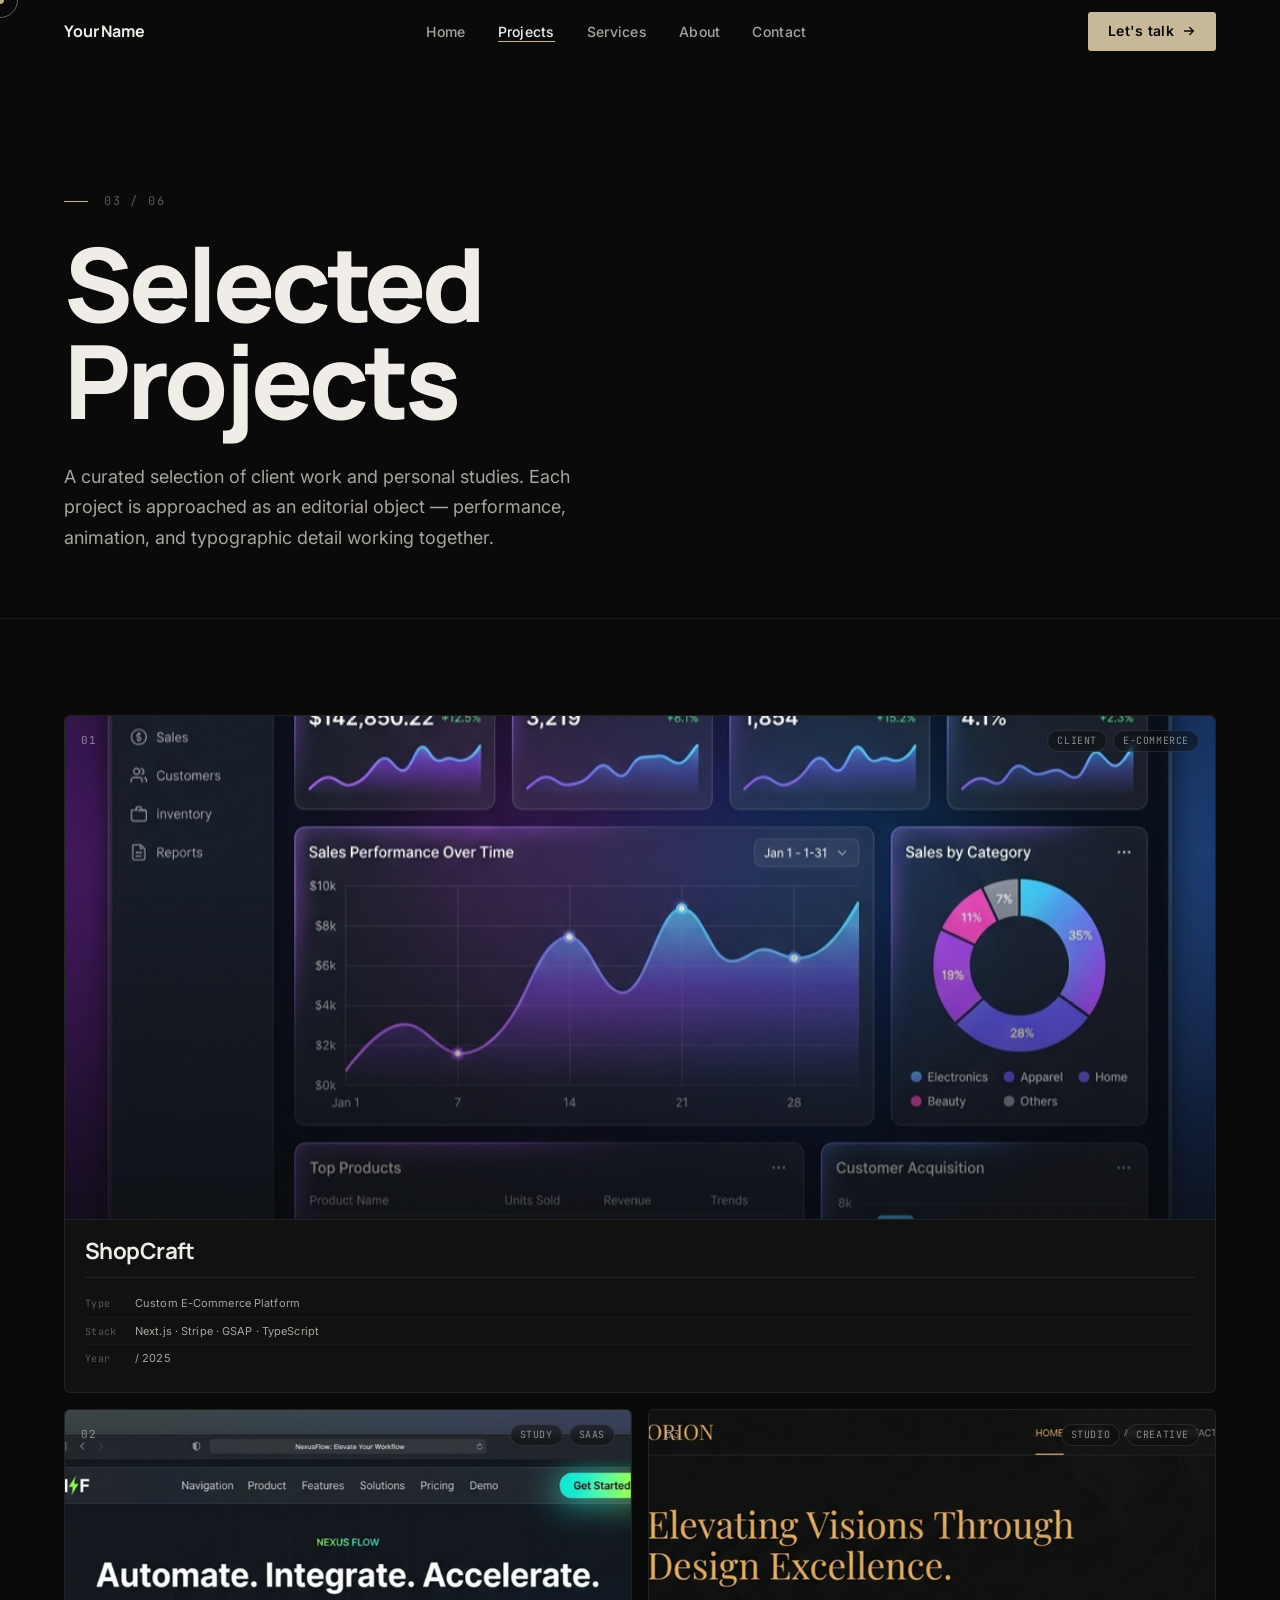
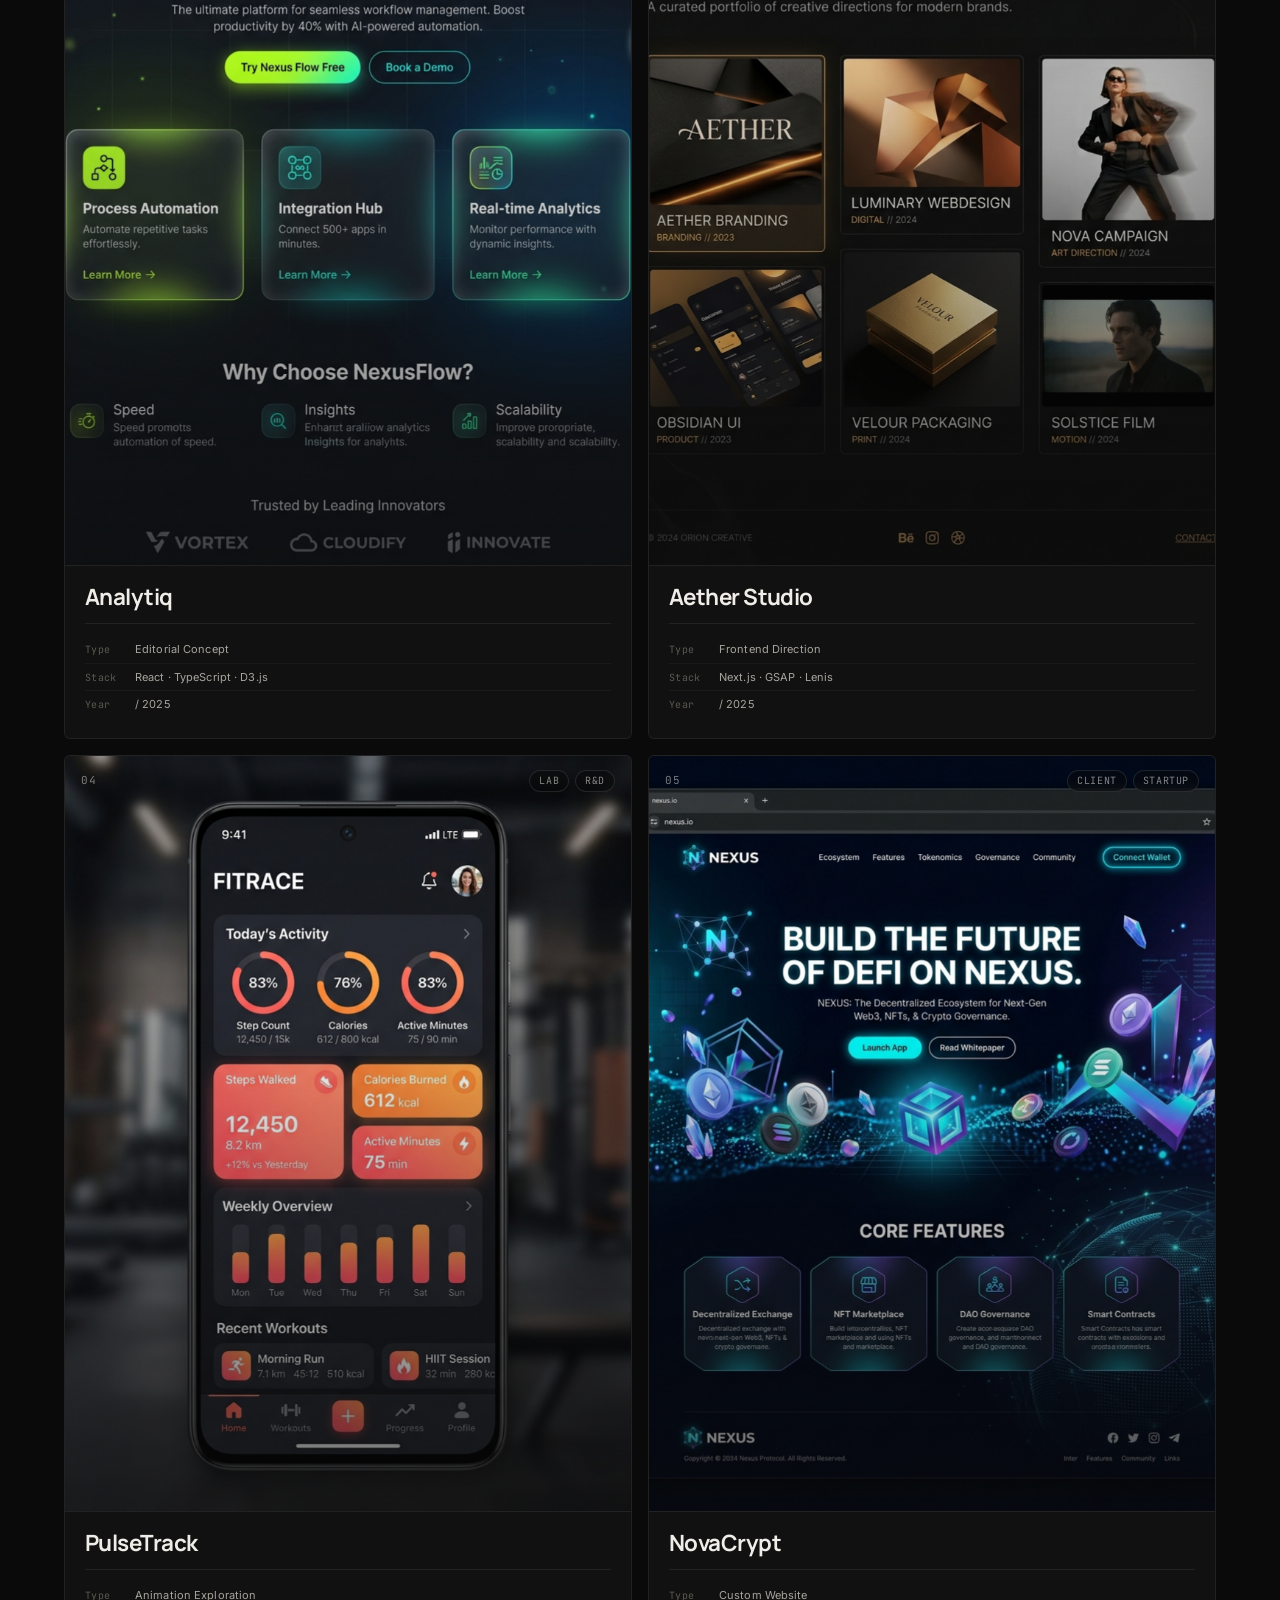
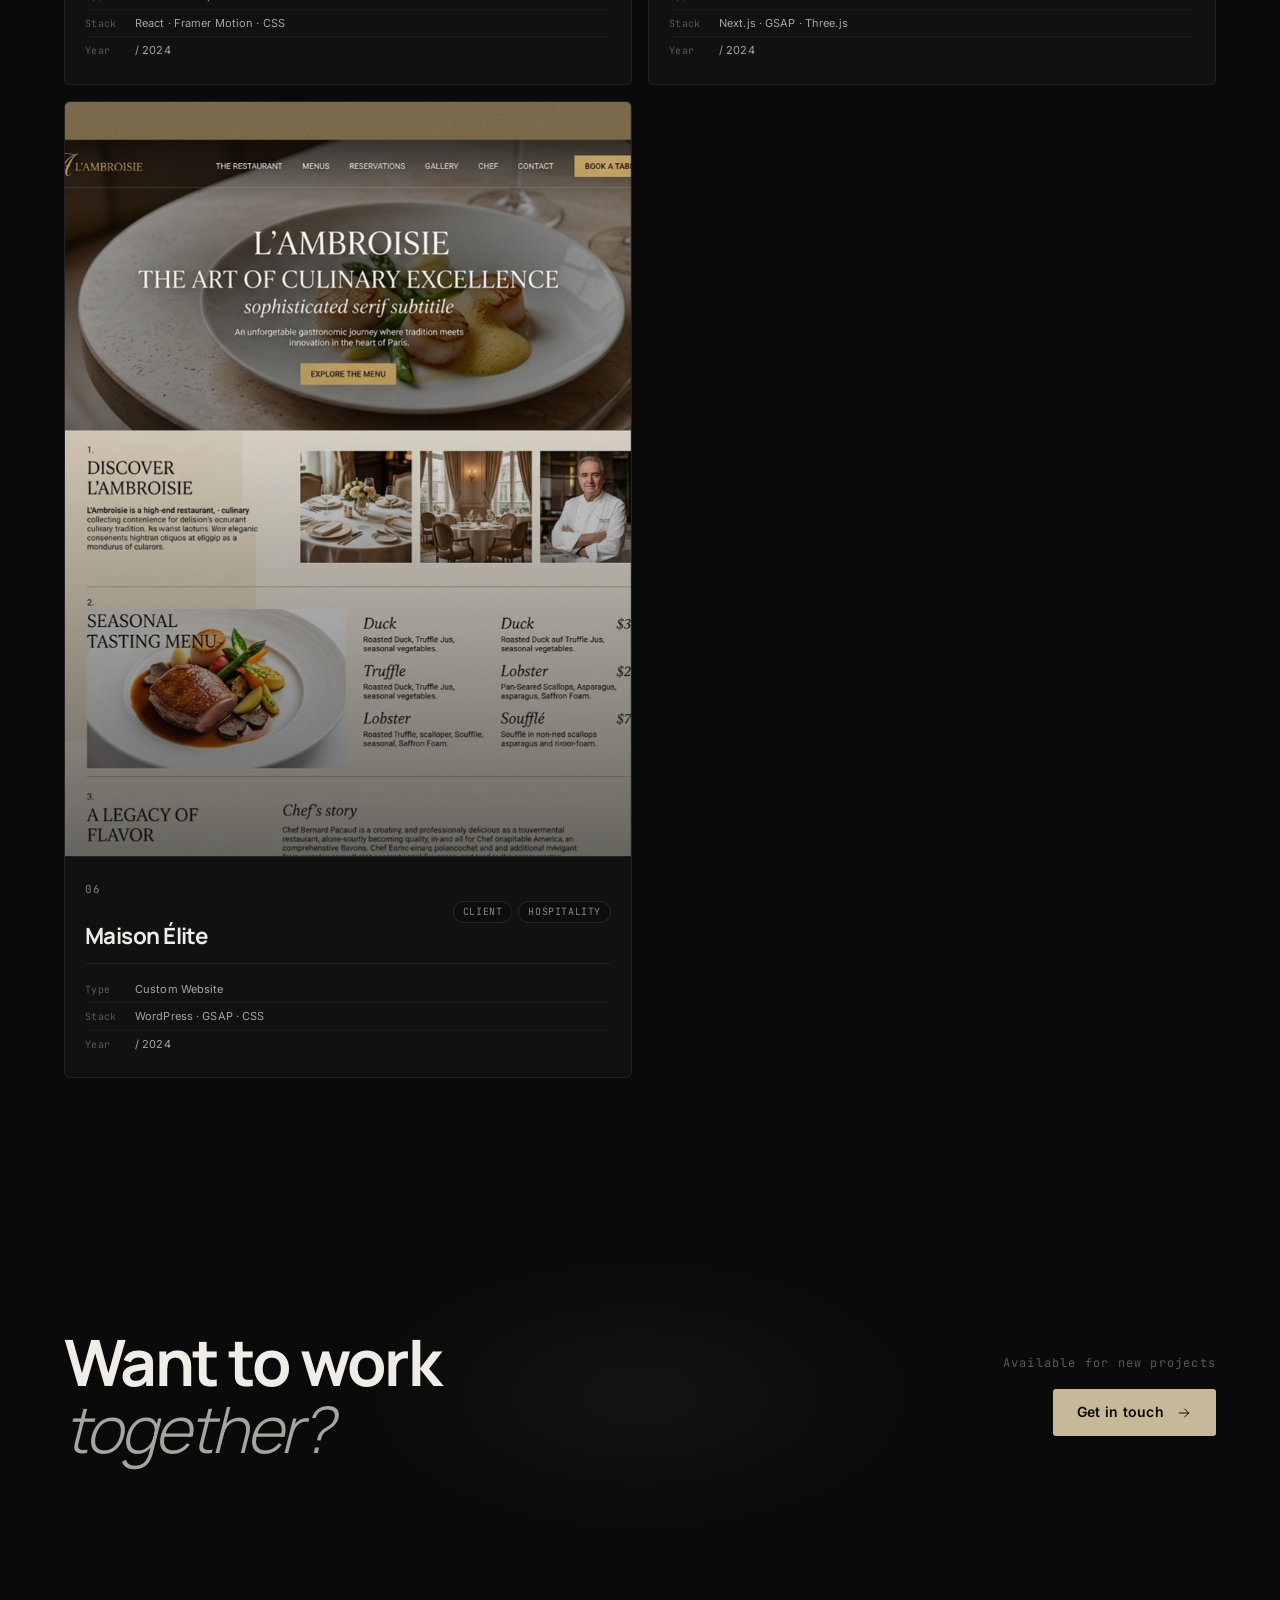
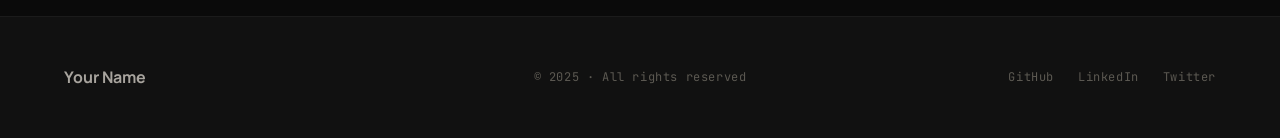
<file: projects.html>
<!DOCTYPE html>
<html lang="en" class="no-js">
<head>
  <meta charset="utf-8" />
  <meta name="viewport" content="width=device-width, initial-scale=1" />
  <title>Projects — Your Name</title>
  <meta name="description" content="A selection of frontend projects — clients and personal studies. Custom websites, interactive interfaces, and animated experiences." />
  <meta name="author" content="Your Name" />
  <meta name="robots" content="index, follow" />
  <link rel="canonical" href="https://yourportfolio.com/projects" />
  <link rel="stylesheet" href="style.css" />
  <script>document.documentElement.classList.remove('no-js'); document.documentElement.classList.add('js');</script>
</head>
<body>

  <div class="cursor" id="cursor" aria-hidden="true"></div>
  <div class="cursor-ring" id="cursorRing" aria-hidden="true"></div>

  <div class="page-loader" id="pageLoader" aria-hidden="true">
    <div class="loader-inner">
      <span class="loader-name">Projects</span>
      <div class="loader-bar"></div>
    </div>
  </div>

  <a href="#main" class="skip-link">Skip to main content</a>

  <header class="header" id="header" role="banner">
    <div class="header-inner">
      <a href="index.html" class="header-logo">Your Name</a>
      <nav class="header-nav" aria-label="Primary navigation">
        <ol class="nav-list" role="list">
          <li><a href="index.html" class="nav-link">Home</a></li>
          <li><a href="projects.html" class="nav-link" aria-current="page">Projects</a></li>
          <li><a href="services.html" class="nav-link">Services</a></li>
          <li><a href="about.html" class="nav-link">About</a></li>
          <li><a href="contact.html" class="nav-link">Contact</a></li>
        </ol>
      </nav>
      <a href="contact.html" class="nav-cta">
        Let's talk
        <svg viewBox="0 0 16 16" width="14" height="14" fill="none" aria-hidden="true"><path d="M3 8h10M9 4l4 4-4 4" stroke="currentColor" stroke-width="1.5" stroke-linecap="square"/></svg>
      </a>
      <button class="burger" id="burger" aria-label="Open menu" aria-expanded="false" aria-controls="mobileNav">
        <span class="burger-line"></span>
        <span class="burger-line"></span>
        <span class="burger-line"></span>
      </button>
    </div>
  </header>

  <nav class="mobile-nav" id="mobileNav" aria-label="Mobile navigation" aria-hidden="true">
    <ol class="mobile-nav-list" role="list">
      <li><a href="index.html" class="mobile-nav-link">Home</a></li>
      <li><a href="projects.html" class="mobile-nav-link" aria-current="page">Projects</a></li>
      <li><a href="services.html" class="mobile-nav-link">Services</a></li>
      <li><a href="about.html" class="mobile-nav-link">About</a></li>
      <li><a href="contact.html" class="mobile-nav-link">Contact</a></li>
    </ol>
    <p class="mobile-nav-footer">your@email.com</p>
  </nav>

  <main id="main" class="main">

    <!-- Page Hero -->
    <section class="page-hero" aria-labelledby="page-title">
      <div class="page-hero-inner">
        <div class="page-hero-label">
          <span class="page-hero-label-line" aria-hidden="true"></span>
          <span class="label">03 / 06</span>
        </div>
        <h1 id="page-title" class="page-hero-title">Selected<br />Projects</h1>
        <p class="page-hero-desc">
          A curated selection of client work and personal studies. Each project is approached as an editorial object — performance, animation, and typographic detail working together.
        </p>
      </div>
    </section>

    <!-- Projects Grid -->
    <section class="projects-grid-section" aria-label="Projects grid">
      <div class="projects-grid">

        <!-- Wide featured project -->
        <article class="project-card-wide" data-reveal="true">
          <a href="#" class="project-card" id="proj-grid-1">
            <div class="project-visual">
              <img src="img/project-ecommerce.png" alt="ShopCraft E-Commerce Platform" loading="lazy" />
              <span class="project-visual-glow" aria-hidden="true"></span>
              <div class="project-visual-overlay" aria-hidden="true">
                <span class="project-card-index">01</span>
                <ul class="project-tags" role="list">
                  <li class="project-tag">Client</li>
                  <li class="project-tag">E-Commerce</li>
                </ul>
              </div>
            </div>
            <div class="project-card-body">
              <h2 class="project-card-title">ShopCraft</h2>
              <dl class="project-meta">
                <div class="project-meta-row"><dt>Type</dt><dd>Custom E-Commerce Platform</dd></div>
                <div class="project-meta-row"><dt>Stack</dt><dd>Next.js · Stripe · GSAP · TypeScript</dd></div>
                <div class="project-meta-row"><dt>Year</dt><dd>/ 2025</dd></div>
              </dl>
            </div>
          </a>
        </article>

        <!-- Regular projects -->
        <article data-reveal="true">
          <a href="#" class="project-card" id="proj-grid-2">
            <div class="project-visual">
              <img src="img/project-saas.png" alt="Analytiq SaaS Dashboard" loading="lazy" />
              <span class="project-visual-glow" aria-hidden="true"></span>
              <div class="project-visual-overlay" aria-hidden="true">
                <span class="project-card-index">02</span>
                <ul class="project-tags" role="list">
                  <li class="project-tag">Study</li>
                  <li class="project-tag">SaaS</li>
                </ul>
              </div>
            </div>
            <div class="project-card-body">
              <h2 class="project-card-title">Analytiq</h2>
              <dl class="project-meta">
                <div class="project-meta-row"><dt>Type</dt><dd>Editorial Concept</dd></div>
                <div class="project-meta-row"><dt>Stack</dt><dd>React · TypeScript · D3.js</dd></div>
                <div class="project-meta-row"><dt>Year</dt><dd>/ 2025</dd></div>
              </dl>
            </div>
          </a>
        </article>

        <article data-reveal="true">
          <a href="#" class="project-card" id="proj-grid-3">
            <div class="project-visual">
              <img src="img/project-portfolio.png" alt="Aether Studio Portfolio" loading="lazy" />
              <span class="project-visual-glow" aria-hidden="true"></span>
              <div class="project-visual-overlay" aria-hidden="true">
                <span class="project-card-index">03</span>
                <ul class="project-tags" role="list">
                  <li class="project-tag">Studio</li>
                  <li class="project-tag">Creative</li>
                </ul>
              </div>
            </div>
            <div class="project-card-body">
              <h2 class="project-card-title">Aether Studio</h2>
              <dl class="project-meta">
                <div class="project-meta-row"><dt>Type</dt><dd>Frontend Direction</dd></div>
                <div class="project-meta-row"><dt>Stack</dt><dd>Next.js · GSAP · Lenis</dd></div>
                <div class="project-meta-row"><dt>Year</dt><dd>/ 2025</dd></div>
              </dl>
            </div>
          </a>
        </article>

        <article data-reveal="true">
          <a href="#" class="project-card" id="proj-grid-4">
            <div class="project-visual">
              <img src="img/project-mobile.png" alt="PulseTrack Mobile App" loading="lazy" />
              <span class="project-visual-glow" aria-hidden="true"></span>
              <div class="project-visual-overlay" aria-hidden="true">
                <span class="project-card-index">04</span>
                <ul class="project-tags" role="list">
                  <li class="project-tag">Lab</li>
                  <li class="project-tag">R&amp;D</li>
                </ul>
              </div>
            </div>
            <div class="project-card-body">
              <h2 class="project-card-title">PulseTrack</h2>
              <dl class="project-meta">
                <div class="project-meta-row"><dt>Type</dt><dd>Animation Exploration</dd></div>
                <div class="project-meta-row"><dt>Stack</dt><dd>React · Framer Motion · CSS</dd></div>
                <div class="project-meta-row"><dt>Year</dt><dd>/ 2024</dd></div>
              </dl>
            </div>
          </a>
        </article>

        <article data-reveal="true">
          <a href="#" class="project-card" id="proj-grid-5">
            <div class="project-visual">
              <img src="img/project-landing.png" alt="NovaCrypt Landing Page" loading="lazy" />
              <span class="project-visual-glow" aria-hidden="true"></span>
              <div class="project-visual-overlay" aria-hidden="true">
                <span class="project-card-index">05</span>
                <ul class="project-tags" role="list">
                  <li class="project-tag">Client</li>
                  <li class="project-tag">Startup</li>
                </ul>
              </div>
            </div>
            <div class="project-card-body">
              <h2 class="project-card-title">NovaCrypt</h2>
              <dl class="project-meta">
                <div class="project-meta-row"><dt>Type</dt><dd>Custom Website</dd></div>
                <div class="project-meta-row"><dt>Stack</dt><dd>Next.js · GSAP · Three.js</dd></div>
                <div class="project-meta-row"><dt>Year</dt><dd>/ 2024</dd></div>
              </dl>

            </div>
          </a>
        </article>

        <article data-reveal="true">
          <a href="#" class="project-card" id="proj-grid-6">
            <div class="project-visual">
              <img src="img/project-restaurant.png" alt="Maison Élite Restaurant Website" loading="lazy" />
              <span class="project-visual-glow" aria-hidden="true"></span>
            </div>
            <div class="project-card-body">
              <div class="project-card-header">
                <span class="project-card-index">06</span>
                <ul class="project-tags" role="list">
                  <li class="project-tag">Client</li>
                  <li class="project-tag">Hospitality</li>
                </ul>
              </div>
              <h2 class="project-card-title">Maison Élite</h2>
              <dl class="project-meta">
                <div class="project-meta-row"><dt>Type</dt><dd>Custom Website</dd></div>
                <div class="project-meta-row"><dt>Stack</dt><dd>WordPress · GSAP · CSS</dd></div>
                <div class="project-meta-row"><dt>Year</dt><dd>/ 2024</dd></div>
              </dl>
            </div>
          </a>
        </article>

      </div>
    </section>

    <!-- CTA -->
    <section class="cta-section" aria-labelledby="cta-title-p">
      <div class="cta-inner">
        <h2 id="cta-title-p" class="cta-text" data-reveal="true">
          Want to work<br /><em>together?</em>
        </h2>
        <div class="cta-actions">
          <span class="cta-label">Available for new projects</span>
          <a href="contact.html" class="cta-primary">
            <span>Get in touch</span>
            <svg viewBox="0 0 24 24" width="16" height="16" fill="none" aria-hidden="true">
              <path d="M5 12h14M13 6l6 6-6 6" stroke="currentColor" stroke-width="1.5" stroke-linecap="square"/>
            </svg>
          </a>
        </div>
      </div>
    </section>

  </main>

  <footer class="footer" role="contentinfo">
    <div class="footer-inner">
      <a href="index.html" class="footer-logo">Your Name</a>
      <div class="footer-center"><p class="footer-copy">© 2025 · All rights reserved</p></div>
      <nav class="footer-socials" aria-label="Social links">
        <a href="#" class="footer-social" target="_blank" rel="noopener">GitHub</a>
        <a href="#" class="footer-social" target="_blank" rel="noopener">LinkedIn</a>
        <a href="#" class="footer-social" target="_blank" rel="noopener">Twitter</a>
      </nav>
    </div>
  </footer>

  <script src="main.js"></script>
</body>
</html>
</file>
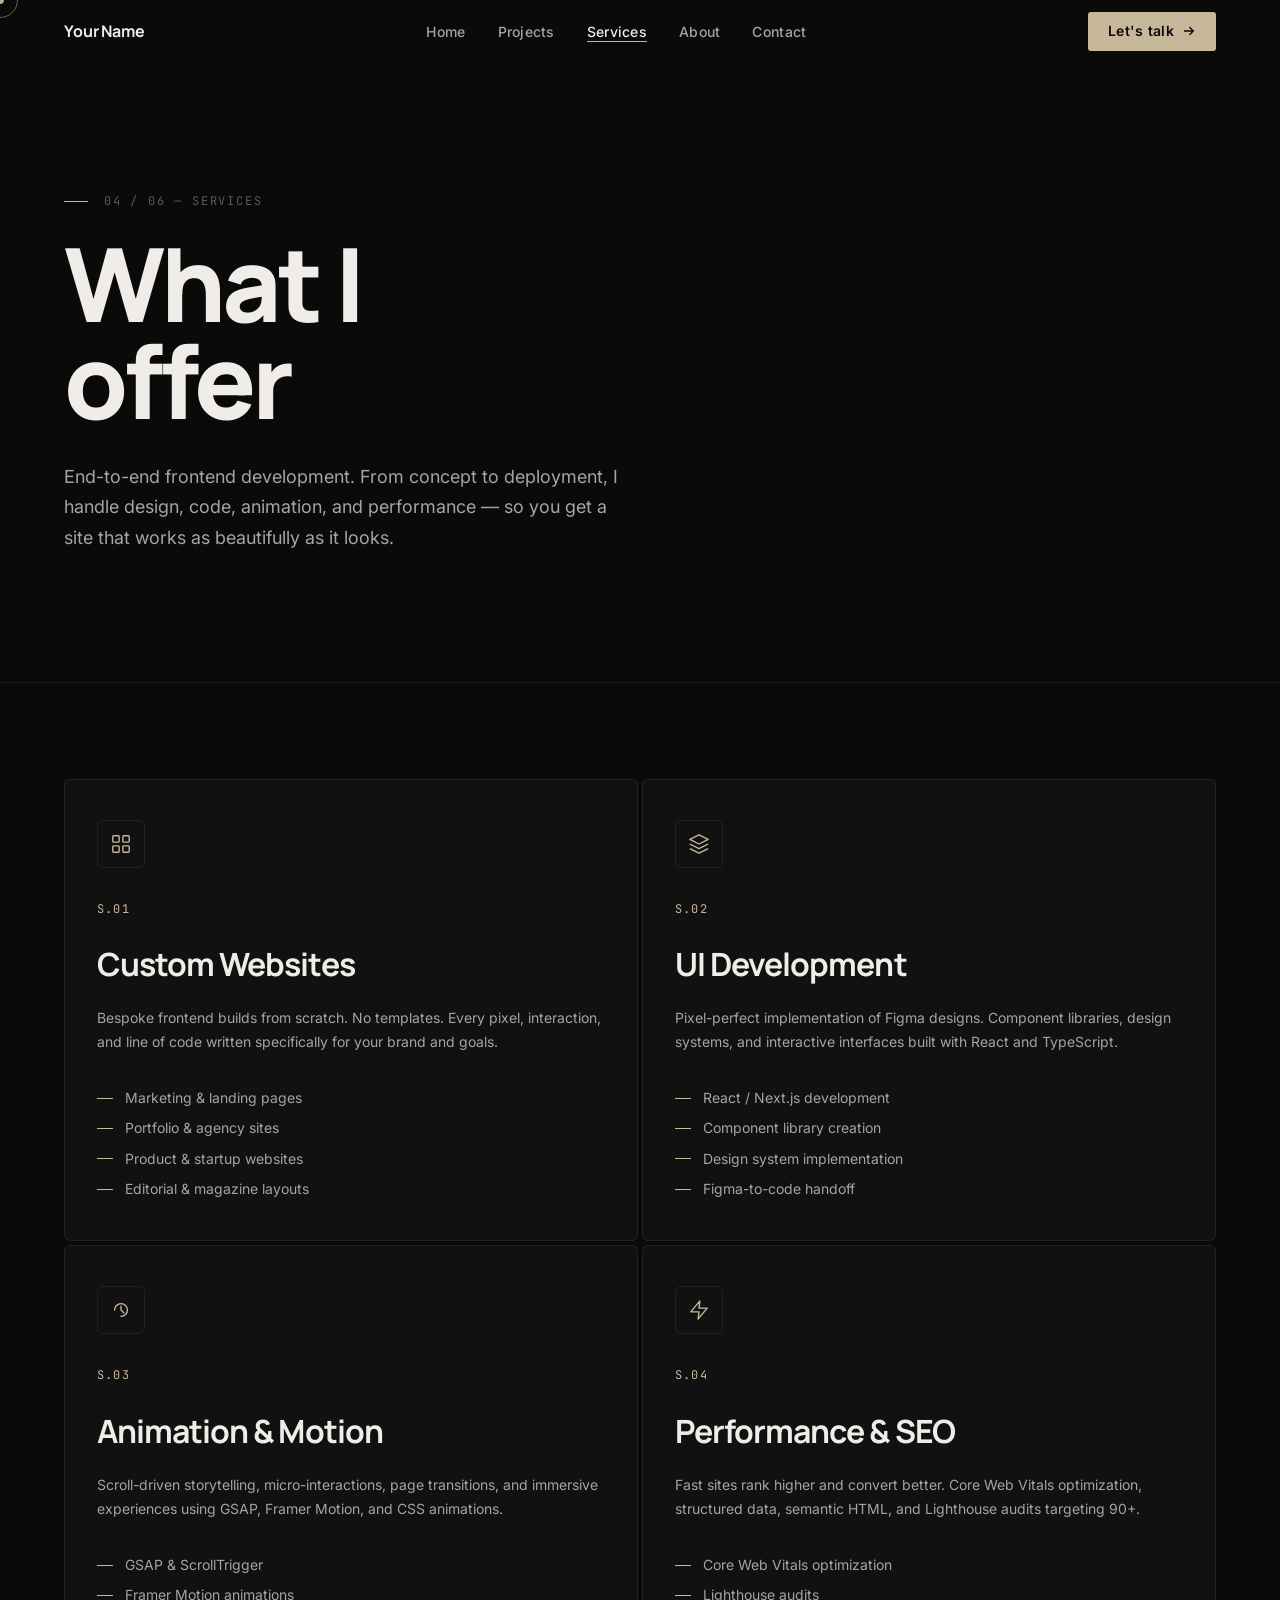
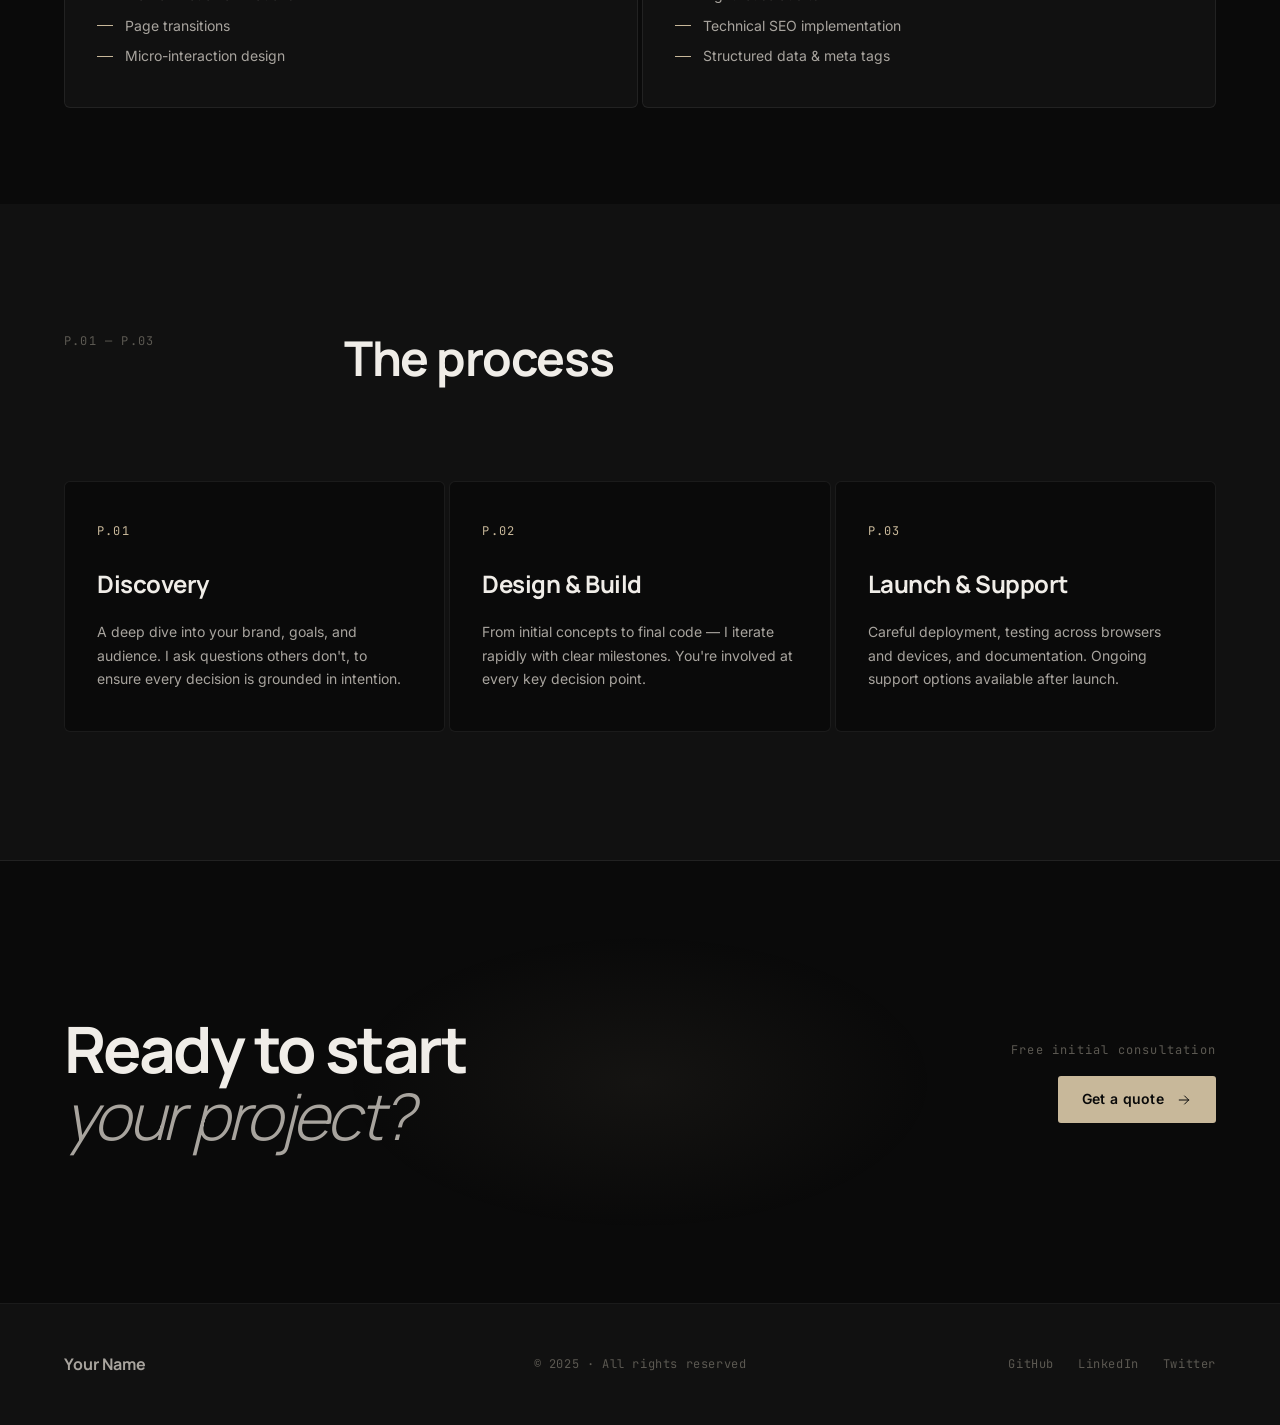
<file: services.html>
<!DOCTYPE html>
<html lang="en" class="no-js">
<head>
  <meta charset="utf-8" />
  <meta name="viewport" content="width=device-width, initial-scale=1" />
  <title>Services — Your Name</title>
  <meta name="description" content="Frontend development services: custom websites, UI development, animation, performance optimization, and ongoing support." />
  <meta name="author" content="Your Name" />
  <meta name="robots" content="index, follow" />
  <link rel="canonical" href="https://yourportfolio.com/services" />
  <link rel="stylesheet" href="style.css" />
  <script>document.documentElement.classList.remove('no-js'); document.documentElement.classList.add('js');</script>
</head>
<body>

  <div class="cursor" id="cursor" aria-hidden="true"></div>
  <div class="cursor-ring" id="cursorRing" aria-hidden="true"></div>

  <div class="page-loader" id="pageLoader" aria-hidden="true">
    <div class="loader-inner">
      <span class="loader-name">Services</span>
      <div class="loader-bar"></div>
    </div>
  </div>

  <a href="#main" class="skip-link">Skip to main content</a>

  <header class="header" id="header" role="banner">
    <div class="header-inner">
      <a href="index.html" class="header-logo">Your Name</a>
      <nav class="header-nav" aria-label="Primary navigation">
        <ol class="nav-list" role="list">
          <li><a href="index.html" class="nav-link">Home</a></li>
          <li><a href="projects.html" class="nav-link">Projects</a></li>
          <li><a href="services.html" class="nav-link" aria-current="page">Services</a></li>
          <li><a href="about.html" class="nav-link">About</a></li>
          <li><a href="contact.html" class="nav-link">Contact</a></li>
        </ol>
      </nav>
      <a href="contact.html" class="nav-cta">
        Let's talk
        <svg viewBox="0 0 16 16" width="14" height="14" fill="none" aria-hidden="true"><path d="M3 8h10M9 4l4 4-4 4" stroke="currentColor" stroke-width="1.5" stroke-linecap="square"/></svg>
      </a>
      <button class="burger" id="burger" aria-label="Open menu" aria-expanded="false" aria-controls="mobileNav">
        <span class="burger-line"></span>
        <span class="burger-line"></span>
        <span class="burger-line"></span>
      </button>
    </div>
  </header>

  <nav class="mobile-nav" id="mobileNav" aria-label="Mobile navigation" aria-hidden="true">
    <ol class="mobile-nav-list" role="list">
      <li><a href="index.html" class="mobile-nav-link">Home</a></li>
      <li><a href="projects.html" class="mobile-nav-link">Projects</a></li>
      <li><a href="services.html" class="mobile-nav-link" aria-current="page">Services</a></li>
      <li><a href="about.html" class="mobile-nav-link">About</a></li>
      <li><a href="contact.html" class="mobile-nav-link">Contact</a></li>
    </ol>
    <p class="mobile-nav-footer">your@email.com</p>
  </nav>

  <main id="main" class="main">

    <!-- Page Hero -->
    <section class="services-hero page-hero" aria-labelledby="services-title">
      <div class="page-hero-inner">
        <div class="page-hero-label">
          <span class="page-hero-label-line" aria-hidden="true"></span>
          <span class="label">04 / 06 — Services</span>
        </div>
        <h1 id="services-title" class="page-hero-title">What I<br />offer</h1>
        <p class="page-hero-desc">
          End-to-end frontend development. From concept to deployment, I handle design, code, animation, and performance — so you get a site that works as beautifully as it looks.
        </p>
      </div>
    </section>

    <!-- Services Grid -->
    <section class="services-grid" aria-label="Services offered">
      <div class="services-grid-inner">

        <article class="service-card" data-reveal="true">
          <div class="service-icon" aria-hidden="true">
            <svg viewBox="0 0 24 24" width="22" height="22" fill="none">
              <rect x="3" y="3" width="7" height="7" rx="1" stroke="currentColor" stroke-width="1.5"/>
              <rect x="14" y="3" width="7" height="7" rx="1" stroke="currentColor" stroke-width="1.5"/>
              <rect x="3" y="14" width="7" height="7" rx="1" stroke="currentColor" stroke-width="1.5"/>
              <rect x="14" y="14" width="7" height="7" rx="1" stroke="currentColor" stroke-width="1.5"/>
            </svg>
          </div>
          <p class="service-num">S.01</p>
          <h2 class="service-title">Custom Websites</h2>
          <p class="service-desc">Bespoke frontend builds from scratch. No templates. Every pixel, interaction, and line of code written specifically for your brand and goals.</p>
          <ul class="service-list" role="list">
            <li class="service-list-item">Marketing & landing pages</li>
            <li class="service-list-item">Portfolio & agency sites</li>
            <li class="service-list-item">Product & startup websites</li>
            <li class="service-list-item">Editorial & magazine layouts</li>
          </ul>
        </article>

        <article class="service-card" data-reveal="true">
          <div class="service-icon" aria-hidden="true">
            <svg viewBox="0 0 24 24" width="22" height="22" fill="none">
              <path d="M12 2L2 7l10 5 10-5-10-5z" stroke="currentColor" stroke-width="1.5" stroke-linejoin="round"/>
              <path d="M2 17l10 5 10-5" stroke="currentColor" stroke-width="1.5" stroke-linejoin="round"/>
              <path d="M2 12l10 5 10-5" stroke="currentColor" stroke-width="1.5" stroke-linejoin="round"/>
            </svg>
          </div>
          <p class="service-num">S.02</p>
          <h2 class="service-title">UI Development</h2>
          <p class="service-desc">Pixel-perfect implementation of Figma designs. Component libraries, design systems, and interactive interfaces built with React and TypeScript.</p>
          <ul class="service-list" role="list">
            <li class="service-list-item">React / Next.js development</li>
            <li class="service-list-item">Component library creation</li>
            <li class="service-list-item">Design system implementation</li>
            <li class="service-list-item">Figma-to-code handoff</li>
          </ul>
        </article>

        <article class="service-card" data-reveal="true">
          <div class="service-icon" aria-hidden="true">
            <svg viewBox="0 0 24 24" width="22" height="22" fill="none">
              <path d="M5 12c0-3.87 3.13-7 7-7s7 3.13 7 7-3.13 7-7 7" stroke="currentColor" stroke-width="1.5" stroke-linecap="round"/>
              <path d="M12 8v4l3 3" stroke="currentColor" stroke-width="1.5" stroke-linecap="square"/>
            </svg>
          </div>
          <p class="service-num">S.03</p>
          <h2 class="service-title">Animation &amp; Motion</h2>
          <p class="service-desc">Scroll-driven storytelling, micro-interactions, page transitions, and immersive experiences using GSAP, Framer Motion, and CSS animations.</p>
          <ul class="service-list" role="list">
            <li class="service-list-item">GSAP & ScrollTrigger</li>
            <li class="service-list-item">Framer Motion animations</li>
            <li class="service-list-item">Page transitions</li>
            <li class="service-list-item">Micro-interaction design</li>
          </ul>
        </article>

        <article class="service-card" data-reveal="true">
          <div class="service-icon" aria-hidden="true">
            <svg viewBox="0 0 24 24" width="22" height="22" fill="none">
              <path d="M13 2L3 14h9l-1 8 10-12h-9l1-8z" stroke="currentColor" stroke-width="1.5" stroke-linejoin="round"/>
            </svg>
          </div>
          <p class="service-num">S.04</p>
          <h2 class="service-title">Performance &amp; SEO</h2>
          <p class="service-desc">Fast sites rank higher and convert better. Core Web Vitals optimization, structured data, semantic HTML, and Lighthouse audits targeting 90+.</p>
          <ul class="service-list" role="list">
            <li class="service-list-item">Core Web Vitals optimization</li>
            <li class="service-list-item">Lighthouse audits</li>
            <li class="service-list-item">Technical SEO implementation</li>
            <li class="service-list-item">Structured data & meta tags</li>
          </ul>
        </article>

      </div>
    </section>

    <!-- Process section -->
    <section class="process" aria-labelledby="process-title-s">
      <div class="process-inner">
        <div class="process-header">
          <p class="section-index" data-reveal="true">P.01 — P.03</p>
          <h2 id="process-title-s" class="process-title" data-reveal="true">The process</h2>
        </div>
        <div class="process-steps">
          <div class="process-step" data-reveal="true">
            <p class="process-step-num">P.01</p>
            <h3 class="process-step-title">Discovery</h3>
            <p class="process-step-text">A deep dive into your brand, goals, and audience. I ask questions others don't, to ensure every decision is grounded in intention.</p>
          </div>
          <div class="process-step" data-reveal="true" style="transition-delay:0.15s">
            <p class="process-step-num">P.02</p>
            <h3 class="process-step-title">Design &amp; Build</h3>
            <p class="process-step-text">From initial concepts to final code — I iterate rapidly with clear milestones. You're involved at every key decision point.</p>
          </div>
          <div class="process-step" data-reveal="true" style="transition-delay:0.3s">
            <p class="process-step-num">P.03</p>
            <h3 class="process-step-title">Launch &amp; Support</h3>
            <p class="process-step-text">Careful deployment, testing across browsers and devices, and documentation. Ongoing support options available after launch.</p>
          </div>
        </div>
      </div>
    </section>

    <!-- CTA -->
    <section class="cta-section" aria-labelledby="cta-title-s">
      <div class="cta-inner">
        <h2 id="cta-title-s" class="cta-text" data-reveal="true">
          Ready to start<br /><em>your project?</em>
        </h2>
        <div class="cta-actions">
          <span class="cta-label">Free initial consultation</span>
          <a href="contact.html" class="cta-primary">
            <span>Get a quote</span>
            <svg viewBox="0 0 24 24" width="16" height="16" fill="none" aria-hidden="true">
              <path d="M5 12h14M13 6l6 6-6 6" stroke="currentColor" stroke-width="1.5" stroke-linecap="square"/>
            </svg>
          </a>
        </div>
      </div>
    </section>

  </main>

  <footer class="footer" role="contentinfo">
    <div class="footer-inner">
      <a href="index.html" class="footer-logo">Your Name</a>
      <div class="footer-center"><p class="footer-copy">© 2025 · All rights reserved</p></div>
      <nav class="footer-socials" aria-label="Social links">
        <a href="#" class="footer-social" target="_blank" rel="noopener">GitHub</a>
        <a href="#" class="footer-social" target="_blank" rel="noopener">LinkedIn</a>
        <a href="#" class="footer-social" target="_blank" rel="noopener">Twitter</a>
      </nav>
    </div>
  </footer>

  <script src="main.js"></script>
</body>
</html>
</file>
<file: style.css>
/* ============================================
   DESIGN SYSTEM — PORTFOLIO
   ============================================ */

@import url('https://fonts.googleapis.com/css2?family=Manrope:wght@300;400;500;600;700;800&family=Inter:wght@300;400;500;600&family=JetBrains+Mono:wght@400;500&display=swap');

/* ---- CSS Variables ---- */
:root {
  --bg: #0a0a0a;
  --bg-2: #111111;
  --bg-3: #161616;
  --surface: #1a1a1a;
  --surface-2: #222222;
  --border: rgba(255,255,255,0.07);
  --border-hover: rgba(255,255,255,0.15);
  --text: #f0ede8;
  --text-2: #a8a49e;
  --text-3: #5c5952;
  --accent: #c8b89a;
  --accent-dim: rgba(200, 184, 154, 0.12);
  --accent-2: #d4c5a9;
  --white: #ffffff;
  --red: #c0392b;

  --font-body: 'Inter', 'Manrope', system-ui, sans-serif;
  --font-display: 'Manrope', system-ui, sans-serif;
  --font-mono: 'JetBrains Mono', monospace;

  --size-xs: 0.75rem;
  --size-sm: 0.875rem;
  --size-base: 1rem;
  --size-md: 1.125rem;
  --size-lg: 1.25rem;
  --size-xl: 1.5rem;
  --size-2xl: 2rem;
  --size-3xl: 3rem;
  --size-4xl: 4rem;
  --size-5xl: 6rem;
  --size-6xl: 8.5rem;

  --space-1: 0.25rem;
  --space-2: 0.5rem;
  --space-3: 0.75rem;
  --space-4: 1rem;
  --space-5: 1.25rem;
  --space-6: 1.5rem;
  --space-8: 2rem;
  --space-10: 2.5rem;
  --space-12: 3rem;
  --space-16: 4rem;
  --space-20: 5rem;
  --space-24: 6rem;
  --space-32: 8rem;

  --radius: 3px;
  --radius-md: 6px;
  --radius-lg: 12px;

  --transition: 0.3s cubic-bezier(0.25, 0.46, 0.45, 0.94);
  --transition-fast: 0.15s cubic-bezier(0.25, 0.46, 0.45, 0.94);
  --transition-slow: 0.6s cubic-bezier(0.25, 0.46, 0.45, 0.94);

  --header-h: 64px;
  --max-w: 1400px;
  --inner-pad: clamp(1.5rem, 5vw, 4rem);
}

/* ---- Reset ---- */
*, *::before, *::after {
  margin: 0;
  padding: 0;
  box-sizing: border-box;
}

html {
  scroll-behavior: smooth;
  font-size: 16px;
  -webkit-text-size-adjust: 100%;
}

body {
  background: var(--bg);
  color: var(--text);
  font-family: var(--font-body);
  font-weight: 400;
  line-height: 1.6;
  -webkit-font-smoothing: antialiased;
  overflow-x: hidden;
  cursor: none;
}

img, video {
  display: block;
  max-width: 100%;
}

a {
  color: inherit;
  text-decoration: none;
}

ul, ol {
  list-style: none;
}

button {
  background: none;
  border: none;
  cursor: none;
  font-family: inherit;
}

/* ---- Custom Cursor ---- */
.cursor {
  position: fixed;
  top: 0;
  left: 0;
  width: 8px;
  height: 8px;
  background: var(--accent);
  border-radius: 50%;
  pointer-events: none;
  z-index: 9999;
  transform: translate(-50%, -50%);
  transition: transform 0.1s ease, width 0.2s ease, height 0.2s ease, opacity 0.2s ease;
  mix-blend-mode: difference;
}

.cursor-ring {
  position: fixed;
  top: 0;
  left: 0;
  width: 36px;
  height: 36px;
  border: 1px solid rgba(200, 184, 154, 0.5);
  border-radius: 50%;
  pointer-events: none;
  z-index: 9998;
  transform: translate(-50%, -50%);
  transition: transform 0.12s ease, width 0.3s ease, height 0.3s ease, opacity 0.3s ease;
}

body:hover .cursor { opacity: 1; }
.cursor.is-hovering { width: 14px; height: 14px; }
.cursor-ring.is-hovering { width: 56px; height: 56px; border-color: var(--accent); }

/* ---- Skip Link ---- */
.skip-link {
  position: fixed;
  top: -100%;
  left: var(--inner-pad);
  z-index: 10000;
  background: var(--accent);
  color: var(--bg);
  padding: var(--space-2) var(--space-4);
  font-size: var(--size-sm);
  font-weight: 600;
  border-radius: var(--radius);
}
.skip-link:focus { top: var(--space-4); }

/* ---- Page Loader ---- */
.page-loader {
  position: fixed;
  inset: 0;
  background: var(--bg);
  z-index: 9997;
  display: flex;
  align-items: center;
  justify-content: center;
  transition: opacity 0.6s ease, visibility 0.6s ease;
}
.page-loader.loaded {
  opacity: 0;
  visibility: hidden;
  pointer-events: none;
}
.loader-inner {
  display: flex;
  flex-direction: column;
  align-items: center;
  gap: var(--space-6);
}
.loader-name {
  font-family: var(--font-display);
  font-size: var(--size-lg);
  font-weight: 600;
  letter-spacing: 0.2em;
  color: var(--text-2);
  text-transform: uppercase;
}
.loader-bar {
  width: 120px;
  height: 1px;
  background: var(--border);
  position: relative;
  overflow: hidden;
}
.loader-bar::after {
  content: '';
  position: absolute;
  inset: 0;
  background: var(--accent);
  transform: translateX(-100%);
  animation: loaderBar 1.2s cubic-bezier(0.4, 0, 0.2, 1) forwards;
}
@keyframes loaderBar {
  to { transform: translateX(0); }
}

/* ---- Header ---- */
.header {
  position: fixed;
  top: 0;
  left: 0;
  right: 0;
  height: var(--header-h);
  z-index: 100;
  transition: background var(--transition), border-color var(--transition);
  border-bottom: 1px solid transparent;
}
.header[data-scrolled="true"] {
  background: rgba(10, 10, 10, 0.92);
  backdrop-filter: blur(12px);
  -webkit-backdrop-filter: blur(12px);
  border-bottom-color: var(--border);
}
.header-inner {
  max-width: var(--max-w);
  margin: 0 auto;
  padding: 0 var(--inner-pad);
  height: 100%;
  display: flex;
  align-items: center;
  justify-content: space-between;
}
.header-logo {
  font-family: var(--font-display);
  font-weight: 700;
  font-size: var(--size-base);
  letter-spacing: -0.01em;
  color: var(--text);
  transition: color var(--transition);
}
.header-logo:hover { color: var(--accent); }

.header-nav {
  display: flex;
  align-items: center;
  gap: var(--space-10);
}
.nav-list {
  display: flex;
  align-items: center;
  gap: var(--space-8);
}
.nav-link {
  font-size: var(--size-sm);
  font-weight: 500;
  color: var(--text-2);
  letter-spacing: 0.02em;
  position: relative;
  transition: color var(--transition);
}
.nav-link::after {
  content: '';
  position: absolute;
  bottom: -2px;
  left: 0;
  width: 0;
  height: 1px;
  background: var(--accent);
  transition: width var(--transition);
}
.nav-link:hover,
.nav-link[aria-current="page"] { color: var(--text); }
.nav-link:hover::after,
.nav-link[aria-current="page"]::after { width: 100%; }

.nav-cta {
  display: inline-flex;
  align-items: center;
  gap: var(--space-2);
  font-size: var(--size-sm);
  font-weight: 600;
  color: var(--bg);
  background: var(--accent);
  padding: var(--space-2) var(--space-5);
  border-radius: var(--radius);
  letter-spacing: 0.02em;
  transition: background var(--transition), transform var(--transition);
}
.nav-cta:hover { background: var(--accent-2); transform: translateY(-1px); }

/* Burger */
.burger {
  display: none;
  flex-direction: column;
  gap: 5px;
  width: 24px;
  z-index: 101;
}
.burger-line {
  display: block;
  height: 1px;
  background: var(--text);
  width: 100%;
  transition: transform var(--transition), opacity var(--transition), width var(--transition);
  transform-origin: center;
}
.burger[aria-expanded="true"] .burger-line:nth-child(1) { transform: translateY(6px) rotate(45deg); }
.burger[aria-expanded="true"] .burger-line:nth-child(2) { opacity: 0; width: 0; }
.burger[aria-expanded="true"] .burger-line:nth-child(3) { transform: translateY(-6px) rotate(-45deg); }

/* Mobile Nav */
.mobile-nav {
  display: none;
  position: fixed;
  inset: 0;
  background: var(--bg);
  z-index: 100;
  flex-direction: column;
  justify-content: center;
  align-items: flex-start;
  padding: var(--space-24) var(--inner-pad);
  opacity: 0;
  visibility: hidden;
  transition: opacity var(--transition), visibility var(--transition);
}
.mobile-nav.open {
  opacity: 1;
  visibility: visible;
}
.mobile-nav-list {
  display: flex;
  flex-direction: column;
  gap: var(--space-8);
  margin-bottom: var(--space-16);
}
.mobile-nav-link {
  font-family: var(--font-display);
  font-size: var(--size-3xl);
  font-weight: 700;
  color: var(--text-2);
  transition: color var(--transition);
  letter-spacing: -0.02em;
}
.mobile-nav-link:hover { color: var(--text); }
.mobile-nav-link[aria-current="page"] { color: var(--accent); }

.mobile-nav-footer {
  font-size: var(--size-sm);
  color: var(--text-3);
  font-family: var(--font-mono);
}

/* ---- Layout ---- */
.main { padding-top: var(--header-h); }

.section-inner {
  max-width: var(--max-w);
  margin: 0 auto;
  padding: 0 var(--inner-pad);
}

/* ---- Typography Utilities ---- */
.label {
  font-family: var(--font-mono);
  font-size: var(--size-xs);
  letter-spacing: 0.15em;
  text-transform: uppercase;
  color: var(--text-3);
}

.section-index {
  font-family: var(--font-mono);
  font-size: var(--size-xs);
  color: var(--text-3);
  letter-spacing: 0.1em;
}

/* ============================================
   HERO SECTION
   ============================================ */
.hero {
  min-height: 100vh;
  display: grid;
  grid-template-columns: 1fr 1fr;
  padding-top: var(--header-h);
  position: relative;
  overflow: hidden;
}

.hero-portrait {
  position: relative;
  overflow: hidden;
  background: var(--bg-2);
}

.hero-tiles {
  position: absolute;
  inset: 0;
  display: grid;
  z-index: 2;
}

.hero-portrait-img {
  width: 100%;
  height: 100%;
  object-fit: cover;
  display: block;
  transition: transform 8s ease;
  transform-origin: center;
}
.hero:hover .hero-portrait-img { transform: scale(1.03); }

.hero-portrait-overlay {
  position: absolute;
  inset: 0;
  background: linear-gradient(to right, transparent 60%, var(--bg) 100%);
  z-index: 1;
}

.hero-content {
  display: flex;
  flex-direction: column;
  justify-content: flex-end;
  padding: var(--space-24) var(--inner-pad) var(--space-20) var(--space-12);
  position: relative;
  z-index: 2;
}

.hero-eyebrow {
  display: flex;
  align-items: center;
  gap: var(--space-4);
  margin-bottom: var(--space-8);
  opacity: 0;
  transform: translateY(16px);
  animation: fadeUp 0.7s 0.8s ease forwards;
}

.hero-eyebrow-line {
  width: 32px;
  height: 1px;
  background: var(--accent);
}

.hero-title {
  font-family: var(--font-display);
  font-weight: 800;
  font-size: clamp(3rem, 7vw, var(--size-6xl));
  line-height: 0.95;
  letter-spacing: -0.04em;
  color: var(--text);
  margin-bottom: var(--space-6);
  opacity: 0;
  transform: translateY(24px);
  animation: fadeUp 0.8s 1s ease forwards;
}

.hero-title-word {
  display: inline-block;
  overflow: hidden;
}

.hero-subtitle {
  font-family: var(--font-display);
  font-size: clamp(1rem, 2vw, var(--size-xl));
  font-weight: 300;
  color: var(--text-2);
  margin-bottom: var(--space-12);
  letter-spacing: -0.01em;
  line-height: 1.4;
  max-width: 380px;
  opacity: 0;
  transform: translateY(16px);
  animation: fadeUp 0.7s 1.2s ease forwards;
}

.hero-ctas {
  display: flex;
  align-items: center;
  gap: var(--space-4);
  opacity: 0;
  transform: translateY(16px);
  animation: fadeUp 0.7s 1.4s ease forwards;
}

.cta-primary {
  display: inline-flex;
  align-items: center;
  gap: var(--space-3);
  background: var(--accent);
  color: var(--bg);
  font-weight: 600;
  font-size: var(--size-sm);
  padding: var(--space-3) var(--space-6);
  border-radius: var(--radius);
  letter-spacing: 0.02em;
  transition: background var(--transition), transform var(--transition), box-shadow var(--transition);
}
.cta-primary:hover {
  background: var(--accent-2);
  transform: translateY(-2px);
  box-shadow: 0 8px 24px rgba(200, 184, 154, 0.2);
}
.cta-primary svg { transition: transform var(--transition); }
.cta-primary:hover svg { transform: translateX(3px); }

.cta-secondary {
  display: inline-flex;
  align-items: center;
  gap: var(--space-3);
  color: var(--text-2);
  font-size: var(--size-sm);
  font-weight: 500;
  padding: var(--space-3) var(--space-4);
  border-bottom: 1px solid var(--border);
  transition: color var(--transition), border-color var(--transition);
}
.cta-secondary:hover { color: var(--text); border-color: var(--text-3); }

.hero-divider {
  position: absolute;
  bottom: var(--space-8);
  left: 50%;
  transform: translateX(-50%);
  display: flex;
  flex-direction: column;
  align-items: center;
  gap: var(--space-2);
  opacity: 0;
  animation: fadeUp 0.7s 1.8s ease forwards;
}

.hero-scroll-label {
  font-family: var(--font-mono);
  font-size: var(--size-xs);
  color: var(--text-3);
  letter-spacing: 0.1em;
  writing-mode: vertical-rl;
}
.hero-scroll-line {
  width: 1px;
  height: 48px;
  background: linear-gradient(to bottom, var(--text-3), transparent);
  animation: scrollLine 2s ease infinite;
}
@keyframes scrollLine {
  0%, 100% { transform: scaleY(1); opacity: 1; }
  50% { transform: scaleY(0.5); opacity: 0.4; }
}

/* ---- Noise texture overlay ---- */
.hero::before {
  content: '';
  position: absolute;
  inset: 0;
  background-image: url("data:image/svg+xml,%3Csvg viewBox='0 0 256 256' xmlns='http://www.w3.org/2000/svg'%3E%3Cfilter id='n'%3E%3CfeTurbulence type='fractalNoise' baseFrequency='0.9' numOctaves='4' stitchTiles='stitch'/%3E%3C/filter%3E%3Crect width='100%25' height='100%25' filter='url(%23n)' opacity='0.03'/%3E%3C/svg%3E");
  pointer-events: none;
  z-index: 0;
  opacity: 0.5;
}

/* ============================================
   MARQUEE / TICKER
   ============================================ */
.marquee-section {
  border-top: 1px solid var(--border);
  border-bottom: 1px solid var(--border);
  overflow: hidden;
  padding: var(--space-4) 0;
  background: var(--bg-2);
}
.marquee-track {
  display: flex;
  align-items: center;
  gap: var(--space-8);
  animation: marquee 24s linear infinite;
  width: max-content;
}
.marquee-section:hover .marquee-track { animation-play-state: paused; }
.marquee-item {
  display: flex;
  align-items: center;
  gap: var(--space-8);
  white-space: nowrap;
  font-family: var(--font-mono);
  font-size: var(--size-xs);
  letter-spacing: 0.15em;
  text-transform: uppercase;
  color: var(--text-3);
}
.marquee-dot {
  width: 4px;
  height: 4px;
  border-radius: 50%;
  background: var(--accent);
  flex-shrink: 0;
}
@keyframes marquee {
  from { transform: translateX(0); }
  to { transform: translateX(-50%); }
}

/* ============================================
   PHILOSOPHY SECTION
   ============================================ */
.philosophy {
  padding: clamp(5rem, 12vw, 10rem) 0;
  border-bottom: 1px solid var(--border);
}
.philosophy-inner {
  max-width: var(--max-w);
  margin: 0 auto;
  padding: 0 var(--inner-pad);
  display: grid;
  grid-template-columns: 200px 1fr;
  gap: var(--space-20);
  align-items: start;
}
.philosophy-label {
  padding-top: 0.3em;
}
.philosophy-text {
  font-family: var(--font-display);
  font-size: clamp(1.4rem, 3.5vw, 2.5rem);
  font-weight: 400;
  line-height: 1.35;
  letter-spacing: -0.02em;
  color: var(--text);
}
.philosophy-text em {
  font-style: italic;
  color: var(--accent);
}

/* ============================================
   APPROACH / SKILLS SECTION
   ============================================ */
.approach {
  padding: clamp(4rem, 10vw, 8rem) 0;
  border-bottom: 1px solid var(--border);
}
.approach-inner {
  max-width: var(--max-w);
  margin: 0 auto;
  padding: 0 var(--inner-pad);
  display: grid;
  grid-template-columns: 1fr 1fr;
  gap: clamp(2rem, 8vw, 8rem);
  align-items: start;
}
.approach-lead {
  font-family: var(--font-display);
  font-size: clamp(1rem, 2vw, 1.2rem);
  font-weight: 400;
  line-height: 1.75;
  color: var(--text-2);
  max-width: 480px;
}
.approach-right {}
.approach-header {
  display: flex;
  align-items: center;
  justify-content: space-between;
  margin-bottom: var(--space-10);
  padding-bottom: var(--space-5);
  border-bottom: 1px solid var(--border);
}
.skills-list {
  display: flex;
  flex-direction: column;
}
.skill-item {
  display: grid;
  grid-template-columns: 48px 1fr auto;
  gap: var(--space-4);
  align-items: start;
  padding: var(--space-5) 0;
  border-bottom: 1px solid var(--border);
  transition: background var(--transition);
  opacity: 0;
  transform: translateX(16px);
}
.skill-item.visible {
  opacity: 1;
  transform: translateX(0);
  transition: opacity 0.5s ease, transform 0.5s ease;
}
.skill-index {
  font-family: var(--font-mono);
  font-size: var(--size-xs);
  color: var(--text-3);
  padding-top: 2px;
}
.skill-label {
  font-size: var(--size-base);
  font-weight: 600;
  color: var(--text);
  margin-bottom: var(--space-1);
}
.skill-detail {
  font-size: var(--size-sm);
  color: var(--text-2);
  line-height: 1.5;
}
.skill-badge {
  font-family: var(--font-mono);
  font-size: 10px;
  letter-spacing: 0.08em;
  text-transform: uppercase;
  color: var(--text-3);
  border: 1px solid var(--border);
  padding: 2px 8px;
  border-radius: 20px;
  white-space: nowrap;
  margin-top: 2px;
}

/* ============================================
   PROJECTS SECTION — 3D VR Floating Carousel
   ============================================ */
.projects {
  padding: clamp(4rem, 10vw, 8rem) 0;
  border-bottom: 1px solid var(--border);
  overflow: hidden;
  position: relative;
}

/* Ambient environment glow behind cards */
.projects::before {
  content: '';
  position: absolute;
  top: 50%;
  left: 50%;
  transform: translate(-50%, -30%);
  width: 80vw;
  height: 400px;
  background: radial-gradient(ellipse at center,
    rgba(200, 184, 154, 0.04) 0%,
    rgba(200, 184, 154, 0.02) 40%,
    transparent 70%
  );
  pointer-events: none;
  z-index: 0;
}

/* --- Section header --- */
.projects-header {
  max-width: var(--max-w);
  margin: 0 auto;
  padding: 0 var(--inner-pad);
  display: grid;
  grid-template-columns: 1fr auto;
  align-items: end;
  gap: var(--space-8);
  margin-bottom: clamp(3rem, 6vw, 5rem);
  position: relative;
  z-index: 1;
}
.projects-header-left {}
.projects-index {
  font-family: var(--font-mono);
  font-size: var(--size-xs);
  color: var(--text-3);
  letter-spacing: 0.12em;
  margin-bottom: var(--space-5);
  display: block;
}
.projects-title {
  font-family: var(--font-display);
  font-size: clamp(2rem, 4.5vw, 3.25rem);
  font-weight: 700;
  letter-spacing: -0.035em;
  color: var(--text);
  margin-bottom: var(--space-5);
  line-height: 1.05;
}
.projects-note {
  font-size: var(--size-sm);
  color: var(--text-2);
  max-width: 400px;
  line-height: 1.65;
  font-weight: 400;
}
.projects-controls {
  display: flex;
  align-items: center;
  gap: var(--space-3);
  align-self: flex-end;
  padding-bottom: 2px;
}
.proj-arrow {
  width: 44px;
  height: 44px;
  border: 1px solid var(--border);
  border-radius: 50%;
  display: flex;
  align-items: center;
  justify-content: center;
  color: var(--text-3);
  transition: border-color 0.3s ease, color 0.3s ease, background 0.3s ease, transform 0.3s ease;
  flex-shrink: 0;
}
.proj-arrow:hover {
  border-color: var(--accent);
  color: var(--accent);
  background: rgba(200,184,154,0.06);
  transform: scale(1.08);
}
.proj-arrow:disabled {
  opacity: 0.2;
  pointer-events: none;
}

/* ============================================
   3D CAROUSEL STAGE
   ============================================ */
.carousel-stage {
  position: relative;
  width: 100%;
  height: clamp(420px, 60vh, 640px);
  display: flex;
  align-items: center;
  justify-content: center;
  /* The perspective origin — this is what creates VR depth */
  perspective: 1400px;
  perspective-origin: 50% 45%;
  z-index: 1;
  /* Tilt effect applied via JS on mouse move */
  transform-style: preserve-3d;
}

/* Floor reflection plane */
.carousel-stage::after {
  content: '';
  position: absolute;
  bottom: 0;
  left: 10%;
  right: 10%;
  height: 1px;
  background: linear-gradient(to right,
    transparent,
    rgba(200,184,154,0.1) 30%,
    rgba(200,184,154,0.1) 70%,
    transparent
  );
  pointer-events: none;
}

/* The 3D track that rotates the whole "room" */
.carousel-inner {
  position: relative;
  width: 100%;
  height: 100%;
  display: flex;
  align-items: center;
  justify-content: center;
  transform-style: preserve-3d;
  transition: transform 0.1s ease;
}

/* ---- Individual Card Slot ---- */
.project-slide {
  position: absolute;
  width: clamp(220px, 26vw, 320px);
  /* Cards move via transform set by JS */
  transform-style: preserve-3d;
  will-change: transform, opacity;
  /* Transition speed matches the JS easing */
  transition:
    transform 0.7s cubic-bezier(0.16, 1, 0.3, 1),
    opacity  0.7s cubic-bezier(0.16, 1, 0.3, 1),
    filter   0.7s ease;
  cursor: pointer;
}

/* Shadow cast "onto the floor" — creates floating illusion */
.project-slide::after {
  content: '';
  position: absolute;
  bottom: -24px;
  left: 8%;
  right: 8%;
  height: 24px;
  background: radial-gradient(ellipse at center,
    rgba(0,0,0,0.5) 0%,
    transparent 80%
  );
  filter: blur(8px);
  pointer-events: none;
  transition: opacity 0.7s ease, transform 0.7s ease;
  transform: scaleX(0.8);
}

/* Active card has a brighter shadow */
.project-slide[data-state="active"]::after {
  opacity: 1;
  transform: scaleX(1);
}
.project-slide[data-state="left"],
.project-slide[data-state="right"],
.project-slide[data-state="far-left"],
.project-slide[data-state="far-right"],
.project-slide[data-state="hidden"] {
  /* shadow is dimmer for side/far cards */
}

/* ---- The Card itself ---- */
.project-card {
  display: flex;
  flex-direction: column;
  background: var(--bg-2);
  border: 1px solid var(--border);
  border-radius: 10px;
  overflow: hidden;
  position: relative;
  width: 100%;
  /* Inner reflection sheen */
  box-shadow:
    0 2px 0 rgba(255,255,255,0.04) inset,
    0 0 0 1px rgba(255,255,255,0.03) inset;
  transition: border-color 0.4s ease, box-shadow 0.4s ease;
}

/* Active card gets accent glow */
.project-slide[data-state="active"] .project-card {
  border-color: rgba(200,184,154,0.25);
  box-shadow:
    0 0 40px rgba(200,184,154,0.08),
    0 0 0 1px rgba(200,184,154,0.12),
    0 2px 0 rgba(255,255,255,0.05) inset;
}

/* ---- Image area ---- */
.project-visual {
  position: relative;
  aspect-ratio: 3 / 4;
  overflow: hidden;
  background: var(--bg-3);
  flex-shrink: 0;
}
.project-visual img {
  position: absolute;
  inset: 0;
  width: 100%;
  height: 100%;
  object-fit: cover;
  display: block;
  transition: transform 0.8s cubic-bezier(0.25, 0.46, 0.45, 0.94);
  will-change: transform;
}
.project-slide[data-state="active"] .project-visual img {
  transform: scale(1.03);
}

/* Gradient overlay on image */
.project-visual-glow {
  position: absolute;
  inset: 0;
  background: linear-gradient(
    to bottom,
    rgba(10,10,10,0) 35%,
    rgba(10,10,10,0.55) 100%
  );
  pointer-events: none;
  z-index: 1;
}

/* Index + tags overlaid on image */
.project-visual-overlay {
  position: absolute;
  top: 0;
  left: 0;
  right: 0;
  padding: 14px 16px;
  display: flex;
  align-items: flex-start;
  justify-content: space-between;
  z-index: 2;
}
.project-card-index {
  font-family: var(--font-mono);
  font-size: 11px;
  color: rgba(240,237,232,0.45);
  letter-spacing: 0.06em;
  line-height: 1;
}
.project-tags {
  display: flex;
  gap: 5px;
  flex-wrap: wrap;
  justify-content: flex-end;
}
.project-tag {
  font-family: var(--font-mono);
  font-size: 9px;
  letter-spacing: 0.07em;
  text-transform: uppercase;
  color: rgba(240,237,232,0.6);
  background: rgba(0,0,0,0.5);
  backdrop-filter: blur(6px);
  -webkit-backdrop-filter: blur(6px);
  border: 1px solid rgba(255,255,255,0.1);
  padding: 3px 8px;
  border-radius: 20px;
  line-height: 1.4;
  white-space: nowrap;
}

/* ---- Card body ---- */
.project-card-body {
  padding: 16px 18px 18px;
  display: flex;
  flex-direction: column;
  border-top: 1px solid var(--border);
  background: var(--bg-2);
}
.project-card-title {
  font-family: var(--font-display);
  font-size: clamp(1rem, 1.6vw, 1.25rem);
  font-weight: 700;
  letter-spacing: -0.025em;
  color: var(--text);
  line-height: 1.15;
  margin-bottom: 12px;
}
.project-meta {
  display: flex;
  flex-direction: column;
  border-top: 1px solid var(--border);
  padding-top: 10px;
}
.project-meta-row {
  display: grid;
  grid-template-columns: 40px 1fr;
  gap: 8px;
  padding: 4px 0;
  font-size: 10.5px;
  line-height: 1.5;
  border-bottom: 1px solid rgba(255,255,255,0.04);
}
.project-meta-row:last-child { border-bottom: none; }
.project-meta-row dt {
  font-family: var(--font-mono);
  color: var(--text-3);
  font-size: 9.5px;
  letter-spacing: 0.03em;
  padding-top: 1px;
}
.project-meta-row dd {
  color: var(--text-2);
  font-size: 10.5px;
  letter-spacing: 0.01em;
}

/* ---- Dot progress indicator ---- */
.carousel-dots {
  display: flex;
  align-items: center;
  justify-content: center;
  gap: 8px;
  margin-top: clamp(1.5rem, 3vw, 2.5rem);
  position: relative;
  z-index: 1;
}
.carousel-dot {
  width: 5px;
  height: 5px;
  border-radius: 50%;
  background: var(--text-3);
  border: none;
  padding: 0;
  transition: background 0.3s ease, transform 0.3s ease, width 0.3s ease;
  cursor: none;
  flex-shrink: 0;
}
.carousel-dot[data-active="true"] {
  background: var(--accent);
  transform: scale(1.4);
  width: 18px;
  border-radius: 4px;
}

/* --- Section header --- */
.projects-header {
  max-width: var(--max-w);
  margin: 0 auto;
  padding: 0 var(--inner-pad);
  display: grid;
  grid-template-columns: 1fr auto;
  align-items: end;
  gap: var(--space-8);
  margin-bottom: clamp(2rem, 5vw, 3.5rem);
}
.projects-header-left {}
.projects-index {
  font-family: var(--font-mono);
  font-size: var(--size-xs);
  color: var(--text-3);
  letter-spacing: 0.12em;
  margin-bottom: var(--space-5);
  display: block;
}
.projects-title {
  font-family: var(--font-display);
  font-size: clamp(2rem, 4.5vw, 3.25rem);
  font-weight: 700;
  letter-spacing: -0.035em;
  color: var(--text);
  margin-bottom: var(--space-5);
  line-height: 1.05;
}
.projects-note {
  font-size: var(--size-sm);
  color: var(--text-2);
  max-width: 400px;
  line-height: 1.65;
  font-weight: 400;
}
.projects-controls {
  display: flex;
  align-items: center;
  gap: var(--space-2);
  align-self: flex-end;
  padding-bottom: 2px;
}
.proj-arrow {
  width: 40px;
  height: 40px;
  border: 1px solid var(--border);
  border-radius: var(--radius);
  display: flex;
  align-items: center;
  justify-content: center;
  color: var(--text-3);
  transition: border-color var(--transition), color var(--transition), background var(--transition);
  flex-shrink: 0;
}
.proj-arrow:hover {
  border-color: var(--text-3);
  color: var(--text);
  background: rgba(255,255,255,0.04);
}
.proj-arrow:disabled {
  opacity: 0.3;
  pointer-events: none;
}

/* --- Slider track --- */
.projects-track-wrap {
  overflow: hidden;
  padding-left: var(--inner-pad);
  /* Allow a sliver of the next card to peek */
  margin-right: 0;
  cursor: grab;
  user-select: none;
}
.projects-track-wrap:active { cursor: grabbing; }

.projects-track {
  display: flex;
  gap: 12px;
  transition: transform 0.65s cubic-bezier(0.16, 1, 0.3, 1);
  will-change: transform;
}

/* --- Individual slide --- */
.project-slide {
  flex: 0 0 clamp(240px, 30vw, 380px);
  min-width: 0;
}

/* --- Card --- */
.project-card {
  display: flex;
  flex-direction: column;
  background: var(--bg-2);
  border: 1px solid var(--border);
  border-radius: var(--radius-md);
  overflow: hidden;
  position: relative;
  transition: border-color 0.4s ease;
  /* No translateY — Lucas's cards don't lift */
}
.project-card:hover {
  border-color: rgba(255,255,255,0.13);
}

/* --- Image area --- */
.project-visual {
  position: relative;
  /* Lucas uses roughly 4:5 portrait cards */
  aspect-ratio: 3 / 4;
  overflow: hidden;
  background: var(--bg-3);
  flex-shrink: 0;
}
.project-visual img {
  position: absolute;
  inset: 0;
  width: 100%;
  height: 100%;
  object-fit: cover;
  display: block;
  transition: transform 0.75s cubic-bezier(0.25, 0.46, 0.45, 0.94);
  will-change: transform;
}
.project-card:hover .project-visual img {
  transform: scale(1.05);
}

/* Gradient glow that fades image into card bottom */
.project-visual-glow {
  position: absolute;
  inset: 0;
  background: linear-gradient(
    to bottom,
    rgba(10,10,10,0) 30%,
    rgba(10,10,10,0.6) 100%
  );
  pointer-events: none;
  z-index: 1;
  transition: opacity 0.4s ease;
}
.project-card:hover .project-visual-glow {
  opacity: 0.7;
}

/* Tags + index overlaid on image (top of card) */
.project-visual-overlay {
  position: absolute;
  top: 0;
  left: 0;
  right: 0;
  padding: 14px 16px;
  display: flex;
  align-items: center;
  justify-content: space-between;
  z-index: 2;
}
.project-card-index {
  font-family: var(--font-mono);
  font-size: 11px;
  color: rgba(240,237,232,0.5);
  letter-spacing: 0.05em;
  line-height: 1;
}
.project-tags {
  display: flex;
  gap: 6px;
  flex-wrap: wrap;
  justify-content: flex-end;
}
.project-tag {
  font-family: var(--font-mono);
  font-size: 10px;
  letter-spacing: 0.06em;
  text-transform: uppercase;
  color: rgba(240,237,232,0.55);
  background: rgba(10,10,10,0.45);
  backdrop-filter: blur(4px);
  -webkit-backdrop-filter: blur(4px);
  border: 1px solid rgba(255,255,255,0.1);
  padding: 3px 9px;
  border-radius: 20px;
  line-height: 1.4;
  white-space: nowrap;
}

/* --- Card body (below image) --- */
.project-card-body {
  padding: 18px 20px 20px;
  display: flex;
  flex-direction: column;
  gap: 0;
  border-top: 1px solid var(--border);
  background: var(--bg-2);
}

/* Project name — large editorial */
.project-card-title {
  font-family: var(--font-display);
  font-size: clamp(1.1rem, 1.8vw, 1.4rem);
  font-weight: 700;
  letter-spacing: -0.025em;
  color: var(--text);
  line-height: 1.15;
  margin-bottom: 14px;
}

/* Meta table — Type / Stack / Year */
.project-meta {
  display: flex;
  flex-direction: column;
  gap: 0;
  border-top: 1px solid var(--border);
  padding-top: 12px;
}
.project-meta-row {
  display: grid;
  grid-template-columns: 42px 1fr;
  gap: 8px;
  padding: 5px 0;
  font-size: 11px;
  line-height: 1.5;
  border-bottom: 1px solid rgba(255,255,255,0.04);
}
.project-meta-row:last-child { border-bottom: none; }
.project-meta-row dt {
  font-family: var(--font-mono);
  color: var(--text-3);
  letter-spacing: 0.03em;
  font-size: 10px;
  padding-top: 1px;
}
.project-meta-row dd {
  color: var(--text-2);
  font-size: 11px;
  letter-spacing: 0.01em;
}

/* ============================================
   PROCESS SECTION (Services-like)
   ============================================ */
.process {
  padding: clamp(4rem, 10vw, 8rem) 0;
  border-bottom: 1px solid var(--border);
  background: var(--bg-2);
}
.process-inner {
  max-width: var(--max-w);
  margin: 0 auto;
  padding: 0 var(--inner-pad);
}
.process-header {
  display: grid;
  grid-template-columns: 200px 1fr;
  gap: var(--space-20);
  margin-bottom: clamp(3rem, 8vw, 6rem);
}
.process-title {
  font-family: var(--font-display);
  font-size: clamp(2rem, 4.5vw, 3rem);
  font-weight: 700;
  letter-spacing: -0.03em;
  line-height: 1.1;
  color: var(--text);
}
.process-steps {
  display: grid;
  grid-template-columns: repeat(3, 1fr);
  gap: var(--space-1);
}
.process-step {
  padding: var(--space-10) var(--space-8);
  border: 1px solid var(--border);
  border-radius: var(--radius-md);
  background: var(--bg);
  transition: border-color var(--transition), background var(--transition);
  position: relative;
  overflow: hidden;
}
.process-step::before {
  content: '';
  position: absolute;
  top: 0;
  left: 0;
  right: 0;
  height: 2px;
  background: var(--accent);
  transform: scaleX(0);
  transform-origin: left;
  transition: transform var(--transition-slow);
}
.process-step:hover {
  border-color: var(--border-hover);
  background: var(--bg-3);
}
.process-step:hover::before { transform: scaleX(1); }
.process-step-num {
  font-family: var(--font-mono);
  font-size: var(--size-xs);
  color: var(--accent);
  letter-spacing: 0.1em;
  margin-bottom: var(--space-6);
}
.process-step-title {
  font-family: var(--font-display);
  font-size: var(--size-xl);
  font-weight: 700;
  color: var(--text);
  margin-bottom: var(--space-4);
  letter-spacing: -0.02em;
}
.process-step-text {
  font-size: var(--size-sm);
  color: var(--text-2);
  line-height: 1.7;
}

/* ============================================
   CTA SECTION
   ============================================ */
.cta-section {
  padding: clamp(5rem, 12vw, 10rem) 0;
  border-bottom: 1px solid var(--border);
  overflow: hidden;
  position: relative;
}
.cta-section::before {
  content: '';
  position: absolute;
  top: 50%;
  left: 50%;
  transform: translate(-50%, -50%);
  width: 600px;
  height: 300px;
  background: radial-gradient(ellipse at center, rgba(200, 184, 154, 0.06) 0%, transparent 70%);
  pointer-events: none;
}
.cta-inner {
  max-width: var(--max-w);
  margin: 0 auto;
  padding: 0 var(--inner-pad);
  display: grid;
  grid-template-columns: 1fr auto;
  align-items: center;
  gap: var(--space-12);
}
.cta-text {
  font-family: var(--font-display);
  font-size: clamp(2rem, 5vw, 4rem);
  font-weight: 700;
  letter-spacing: -0.04em;
  color: var(--text);
  line-height: 1.05;
}
.cta-text em {
  font-style: italic;
  color: var(--text-2);
  font-weight: 300;
}
.cta-actions {
  display: flex;
  flex-direction: column;
  gap: var(--space-4);
  align-items: flex-end;
}
.cta-label {
  font-size: var(--size-xs);
  color: var(--text-3);
  font-family: var(--font-mono);
  letter-spacing: 0.1em;
}

/* ============================================
   FOOTER
   ============================================ */
.footer {
  padding: var(--space-12) 0;
  background: var(--bg-2);
}
.footer-inner {
  max-width: var(--max-w);
  margin: 0 auto;
  padding: 0 var(--inner-pad);
  display: grid;
  grid-template-columns: 1fr auto 1fr;
  align-items: center;
  gap: var(--space-8);
}
.footer-logo {
  font-family: var(--font-display);
  font-size: var(--size-base);
  font-weight: 700;
  color: var(--text-2);
  transition: color var(--transition);
}
.footer-logo:hover { color: var(--text); }
.footer-center { text-align: center; }
.footer-copy {
  font-size: var(--size-xs);
  color: var(--text-3);
  font-family: var(--font-mono);
  letter-spacing: 0.05em;
}
.footer-socials {
  display: flex;
  align-items: center;
  gap: var(--space-6);
  justify-content: flex-end;
}
.footer-social {
  font-size: var(--size-xs);
  color: var(--text-3);
  letter-spacing: 0.05em;
  font-family: var(--font-mono);
  transition: color var(--transition);
}
.footer-social:hover { color: var(--accent); }

/* ============================================
   PROJECTS PAGE
   ============================================ */
.page-hero {
  padding: clamp(4rem, 10vw, 8rem) 0 clamp(2rem, 6vw, 4rem);
  border-bottom: 1px solid var(--border);
}
.page-hero-inner {
  max-width: var(--max-w);
  margin: 0 auto;
  padding: 0 var(--inner-pad);
}
.page-hero-label {
  display: flex;
  align-items: center;
  gap: var(--space-4);
  margin-bottom: var(--space-6);
  opacity: 0;
  animation: fadeUp 0.6s 0.3s ease forwards;
}
.page-hero-label-line {
  width: 24px;
  height: 1px;
  background: var(--accent);
}
.page-hero-title {
  font-family: var(--font-display);
  font-size: clamp(3rem, 8vw, 7rem);
  font-weight: 800;
  letter-spacing: -0.04em;
  color: var(--text);
  line-height: 0.95;
  margin-bottom: var(--space-8);
  opacity: 0;
  animation: fadeUp 0.7s 0.5s ease forwards;
}
.page-hero-desc {
  font-size: var(--size-md);
  color: var(--text-2);
  max-width: 560px;
  line-height: 1.7;
  opacity: 0;
  animation: fadeUp 0.6s 0.7s ease forwards;
}

.projects-grid-section {
  padding: clamp(3rem, 8vw, 6rem) 0;
}
.projects-grid {
  max-width: var(--max-w);
  margin: 0 auto;
  padding: 0 var(--inner-pad);
  display: grid;
  grid-template-columns: repeat(2, 1fr);
  gap: var(--space-4);
}
.projects-grid .project-card {
  /* Cards in the grid don't lift — same as Lucas */
}
.project-card-wide {
  grid-column: 1 / -1;
}
.project-card-wide .project-visual {
  aspect-ratio: 16/7;
}

/* ============================================
   ABOUT PAGE
   ============================================ */
.about-hero {
  padding: clamp(4rem, 10vw, 8rem) 0;
  border-bottom: 1px solid var(--border);
}
.about-hero-inner {
  max-width: var(--max-w);
  margin: 0 auto;
  padding: 0 var(--inner-pad);
  display: grid;
  grid-template-columns: 1fr 1fr;
  gap: clamp(3rem, 8vw, 8rem);
  align-items: center;
}
.about-hero-left {}
.about-hero-eyebrow {
  display: flex;
  align-items: center;
  gap: var(--space-3);
  margin-bottom: var(--space-6);
  opacity: 0;
  animation: fadeUp 0.6s 0.3s ease forwards;
}
.about-hero-title {
  font-family: var(--font-display);
  font-size: clamp(2.5rem, 6vw, 5rem);
  font-weight: 800;
  letter-spacing: -0.04em;
  line-height: 0.95;
  color: var(--text);
  margin-bottom: var(--space-8);
  opacity: 0;
  animation: fadeUp 0.7s 0.5s ease forwards;
}
.about-hero-text {
  font-size: var(--size-md);
  color: var(--text-2);
  line-height: 1.75;
  opacity: 0;
  animation: fadeUp 0.6s 0.7s ease forwards;
}
.about-hero-right {
  position: relative;
  opacity: 0;
  animation: fadeUp 0.8s 0.8s ease forwards;
}
.about-portrait {
  width: 100%;
  aspect-ratio: 3/4;
  object-fit: cover;
  border-radius: var(--radius-lg);
  display: block;
  background: var(--bg-3);
}
.about-portrait-bg {
  width: 100%;
  aspect-ratio: 3/4;
  border-radius: var(--radius-lg);
  background: linear-gradient(135deg, var(--bg-3) 0%, var(--surface) 100%);
  display: flex;
  align-items: center;
  justify-content: center;
  border: 1px solid var(--border);
  overflow: hidden;
  position: relative;
}
.about-portrait-bg::before {
  content: 'YN';
  font-family: var(--font-display);
  font-size: clamp(4rem, 12vw, 10rem);
  font-weight: 800;
  color: var(--border);
  letter-spacing: -0.05em;
}
.about-portrait-decor {
  position: absolute;
  bottom: var(--space-6);
  right: var(--space-6);
  background: rgba(10,10,10,0.8);
  backdrop-filter: blur(8px);
  border: 1px solid var(--border);
  border-radius: var(--radius-md);
  padding: var(--space-4) var(--space-5);
}
.about-portrait-decor-label {
  font-family: var(--font-mono);
  font-size: var(--size-xs);
  color: var(--text-3);
  letter-spacing: 0.1em;
  margin-bottom: var(--space-1);
}
.about-portrait-decor-value {
  font-family: var(--font-display);
  font-size: var(--size-xl);
  font-weight: 700;
  color: var(--text);
}

.about-stats {
  padding: clamp(3rem, 8vw, 6rem) 0;
  border-bottom: 1px solid var(--border);
}
.about-stats-inner {
  max-width: var(--max-w);
  margin: 0 auto;
  padding: 0 var(--inner-pad);
  display: grid;
  grid-template-columns: repeat(4, 1fr);
  gap: var(--space-1);
}
.stat-item {
  padding: var(--space-8);
  border: 1px solid var(--border);
  border-radius: var(--radius-md);
  background: var(--bg-2);
}
.stat-value {
  font-family: var(--font-display);
  font-size: clamp(2rem, 5vw, 3.5rem);
  font-weight: 800;
  letter-spacing: -0.04em;
  color: var(--text);
  line-height: 1;
  margin-bottom: var(--space-2);
}
.stat-label {
  font-size: var(--size-xs);
  color: var(--text-3);
  font-family: var(--font-mono);
  letter-spacing: 0.1em;
  text-transform: uppercase;
}

.about-skills {
  padding: clamp(3rem, 8vw, 6rem) 0;
  border-bottom: 1px solid var(--border);
}
.about-skills-inner {
  max-width: var(--max-w);
  margin: 0 auto;
  padding: 0 var(--inner-pad);
}
.about-skills-header {
  display: grid;
  grid-template-columns: 200px 1fr;
  gap: var(--space-20);
  margin-bottom: var(--space-16);
}
.about-skills-title {
  font-family: var(--font-display);
  font-size: clamp(1.5rem, 3vw, 2.5rem);
  font-weight: 700;
  letter-spacing: -0.03em;
  color: var(--text);
}
.tech-grid {
  display: grid;
  grid-template-columns: repeat(auto-fill, minmax(140px, 1fr));
  gap: var(--space-3);
}
.tech-item {
  padding: var(--space-4) var(--space-5);
  border: 1px solid var(--border);
  border-radius: var(--radius-md);
  background: var(--bg-2);
  transition: border-color var(--transition), background var(--transition);
}
.tech-item:hover {
  border-color: var(--border-hover);
  background: var(--bg-3);
}
.tech-name {
  font-size: var(--size-sm);
  font-weight: 600;
  color: var(--text);
  margin-bottom: var(--space-1);
}
.tech-category {
  font-size: 10px;
  color: var(--text-3);
  font-family: var(--font-mono);
  letter-spacing: 0.05em;
  text-transform: uppercase;
}

/* ============================================
   CONTACT PAGE
   ============================================ */
.contact-section {
  padding: clamp(4rem, 10vw, 8rem) 0;
  min-height: calc(100vh - var(--header-h));
}
.contact-inner {
  max-width: var(--max-w);
  margin: 0 auto;
  padding: 0 var(--inner-pad);
  display: grid;
  grid-template-columns: 1fr 1fr;
  gap: clamp(4rem, 10vw, 10rem);
  align-items: start;
}
.contact-left {}
.contact-eyebrow {
  display: flex;
  align-items: center;
  gap: var(--space-3);
  margin-bottom: var(--space-6);
  opacity: 0;
  animation: fadeUp 0.6s 0.2s ease forwards;
}
.contact-title {
  font-family: var(--font-display);
  font-size: clamp(2.5rem, 6vw, 5rem);
  font-weight: 800;
  letter-spacing: -0.04em;
  color: var(--text);
  line-height: 0.95;
  margin-bottom: var(--space-8);
  opacity: 0;
  animation: fadeUp 0.7s 0.4s ease forwards;
}
.contact-desc {
  font-size: var(--size-md);
  color: var(--text-2);
  line-height: 1.75;
  margin-bottom: var(--space-12);
  opacity: 0;
  animation: fadeUp 0.6s 0.6s ease forwards;
}
.contact-info {
  display: flex;
  flex-direction: column;
  gap: var(--space-5);
  opacity: 0;
  animation: fadeUp 0.6s 0.8s ease forwards;
}
.contact-info-item {
  display: flex;
  align-items: center;
  gap: var(--space-4);
}
.contact-info-icon {
  width: 40px;
  height: 40px;
  border: 1px solid var(--border);
  border-radius: var(--radius-md);
  display: flex;
  align-items: center;
  justify-content: center;
  color: var(--accent);
  flex-shrink: 0;
}
.contact-info-label {
  font-size: var(--size-xs);
  color: var(--text-3);
  font-family: var(--font-mono);
  letter-spacing: 0.05em;
  text-transform: uppercase;
  margin-bottom: var(--space-1);
}
.contact-info-value {
  font-size: var(--size-sm);
  color: var(--text);
  font-weight: 500;
}
.contact-info-value a { transition: color var(--transition); }
.contact-info-value a:hover { color: var(--accent); }

/* Contact Form */
.contact-form-wrap {
  opacity: 0;
  animation: fadeUp 0.7s 0.5s ease forwards;
}
.contact-form {
  display: flex;
  flex-direction: column;
  gap: var(--space-5);
}
.form-group {
  display: flex;
  flex-direction: column;
  gap: var(--space-2);
}
.form-row {
  display: grid;
  grid-template-columns: 1fr 1fr;
  gap: var(--space-4);
}
.form-label {
  font-size: var(--size-xs);
  color: var(--text-3);
  font-family: var(--font-mono);
  letter-spacing: 0.08em;
  text-transform: uppercase;
}
.form-input,
.form-textarea {
  background: var(--bg-2);
  border: 1px solid var(--border);
  border-radius: var(--radius-md);
  padding: var(--space-4) var(--space-5);
  font-size: var(--size-base);
  color: var(--text);
  font-family: var(--font-body);
  outline: none;
  transition: border-color var(--transition), background var(--transition);
  width: 100%;
  -webkit-appearance: none;
}
.form-input::placeholder,
.form-textarea::placeholder {
  color: var(--text-3);
}
.form-input:focus,
.form-textarea:focus {
  border-color: var(--accent);
  background: var(--bg-3);
}
.form-textarea {
  resize: vertical;
  min-height: 140px;
  line-height: 1.6;
}
.form-submit {
  display: inline-flex;
  align-items: center;
  gap: var(--space-3);
  background: var(--accent);
  color: var(--bg);
  font-weight: 700;
  font-size: var(--size-base);
  padding: var(--space-4) var(--space-8);
  border-radius: var(--radius);
  letter-spacing: 0.02em;
  transition: background var(--transition), transform var(--transition), box-shadow var(--transition);
  align-self: flex-start;
  cursor: none;
}
.form-submit:hover {
  background: var(--accent-2);
  transform: translateY(-2px);
  box-shadow: 0 8px 24px rgba(200,184,154,0.25);
}
.form-note {
  font-size: var(--size-xs);
  color: var(--text-3);
  font-family: var(--font-mono);
  letter-spacing: 0.03em;
}

/* Success Message */
.form-success {
  display: none;
  padding: var(--space-6);
  background: rgba(200, 184, 154, 0.08);
  border: 1px solid rgba(200, 184, 154, 0.2);
  border-radius: var(--radius-md);
  text-align: center;
}
.form-success.shown {
  display: block;
}
.form-success-icon {
  font-size: var(--size-2xl);
  margin-bottom: var(--space-3);
}
.form-success-title {
  font-family: var(--font-display);
  font-size: var(--size-xl);
  font-weight: 700;
  color: var(--text);
  margin-bottom: var(--space-2);
}
.form-success-text {
  font-size: var(--size-sm);
  color: var(--text-2);
}

/* ============================================
   SERVICES PAGE
   ============================================ */
.services-hero {
  padding: clamp(4rem, 10vw, 8rem) 0;
  border-bottom: 1px solid var(--border);
}
.services-grid {
  padding: clamp(3rem, 8vw, 6rem) 0;
}
.services-grid-inner {
  max-width: var(--max-w);
  margin: 0 auto;
  padding: 0 var(--inner-pad);
  display: grid;
  grid-template-columns: repeat(2, 1fr);
  gap: var(--space-1);
}
.service-card {
  padding: var(--space-10) var(--space-8);
  border: 1px solid var(--border);
  border-radius: var(--radius-md);
  background: var(--bg-2);
  transition: border-color var(--transition), background var(--transition);
  position: relative;
  overflow: hidden;
}
.service-card::after {
  content: '';
  position: absolute;
  bottom: 0;
  left: 0;
  right: 0;
  height: 2px;
  background: var(--accent);
  transform: scaleX(0);
  transform-origin: left;
  transition: transform 0.5s ease;
}
.service-card:hover { border-color: var(--border-hover); background: var(--bg-3); }
.service-card:hover::after { transform: scaleX(1); }

.service-icon {
  width: 48px;
  height: 48px;
  border: 1px solid var(--border);
  border-radius: var(--radius-md);
  display: flex;
  align-items: center;
  justify-content: center;
  color: var(--accent);
  margin-bottom: var(--space-8);
}
.service-num {
  font-family: var(--font-mono);
  font-size: var(--size-xs);
  color: var(--accent);
  letter-spacing: 0.1em;
  margin-bottom: var(--space-5);
}
.service-title {
  font-family: var(--font-display);
  font-size: var(--size-2xl);
  font-weight: 700;
  color: var(--text);
  letter-spacing: -0.03em;
  margin-bottom: var(--space-4);
}
.service-desc {
  font-size: var(--size-sm);
  color: var(--text-2);
  line-height: 1.75;
  margin-bottom: var(--space-8);
}
.service-list {
  display: flex;
  flex-direction: column;
  gap: var(--space-2);
}
.service-list-item {
  display: flex;
  align-items: center;
  gap: var(--space-3);
  font-size: var(--size-sm);
  color: var(--text-2);
}
.service-list-item::before {
  content: '';
  width: 16px;
  height: 1px;
  background: var(--accent);
  flex-shrink: 0;
}

/* ============================================
   ANIMATIONS
   ============================================ */
@keyframes fadeUp {
  from { opacity: 0; transform: translateY(20px); }
  to { opacity: 1; transform: translateY(0); }
}

@keyframes fadeIn {
  from { opacity: 0; }
  to { opacity: 1; }
}

/* Reveal on scroll */
[data-reveal] {
  opacity: 0;
  transform: translateY(24px);
  transition: opacity 0.7s ease, transform 0.7s ease;
}
[data-reveal].visible {
  opacity: 1;
  transform: translateY(0);
}
[data-reveal="left"] {
  transform: translateX(-24px);
}
[data-reveal="left"].visible {
  transform: translateX(0);
}
[data-reveal="right"] {
  transform: translateX(24px);
}
[data-reveal="right"].visible {
  transform: translateX(0);
}

/* ============================================
   RESPONSIVE
   ============================================ */
@media (max-width: 1024px) {
  .hero { grid-template-columns: 1fr; min-height: auto; }
  .hero-portrait { height: 55vw; min-height: 300px; }
  .hero-portrait-overlay { background: linear-gradient(to bottom, transparent 50%, var(--bg) 100%); }
  .hero-content { padding: var(--space-10) var(--inner-pad) var(--space-16); }
  .philosophy-inner { grid-template-columns: 1fr; gap: var(--space-8); }
  .approach-inner { grid-template-columns: 1fr; }
  .process-steps { grid-template-columns: 1fr; }
  .about-hero-inner { grid-template-columns: 1fr; }
  .about-stats-inner { grid-template-columns: repeat(2, 1fr); }
  .contact-inner { grid-template-columns: 1fr; }
  .services-grid-inner { grid-template-columns: 1fr; }
  .cta-inner { grid-template-columns: 1fr; gap: var(--space-8); }
  .cta-actions { align-items: flex-start; }
  .process-header { grid-template-columns: 1fr; gap: var(--space-6); }
  .about-skills-header { grid-template-columns: 1fr; gap: var(--space-6); }
}

@media (max-width: 768px) {
  .header-nav { display: none; }
  .burger { display: flex; }
  .mobile-nav { display: flex; }
  .projects-grid { grid-template-columns: 1fr; }
  .project-card-wide { grid-column: auto; }
  .project-card-wide .project-visual { aspect-ratio: 4/3; }
  .about-stats-inner { grid-template-columns: repeat(2, 1fr); }
  .footer-inner { grid-template-columns: 1fr; text-align: center; gap: var(--space-4); }
  .footer-socials { justify-content: center; }
  .hero-ctas { flex-direction: column; align-items: flex-start; }
  .form-row { grid-template-columns: 1fr; }
}

@media (prefers-reduced-motion: reduce) {
  *, *::before, *::after {
    animation-duration: 0.01ms !important;
    animation-iteration-count: 1 !important;
    transition-duration: 0.01ms !important;
  }
}
</file>
